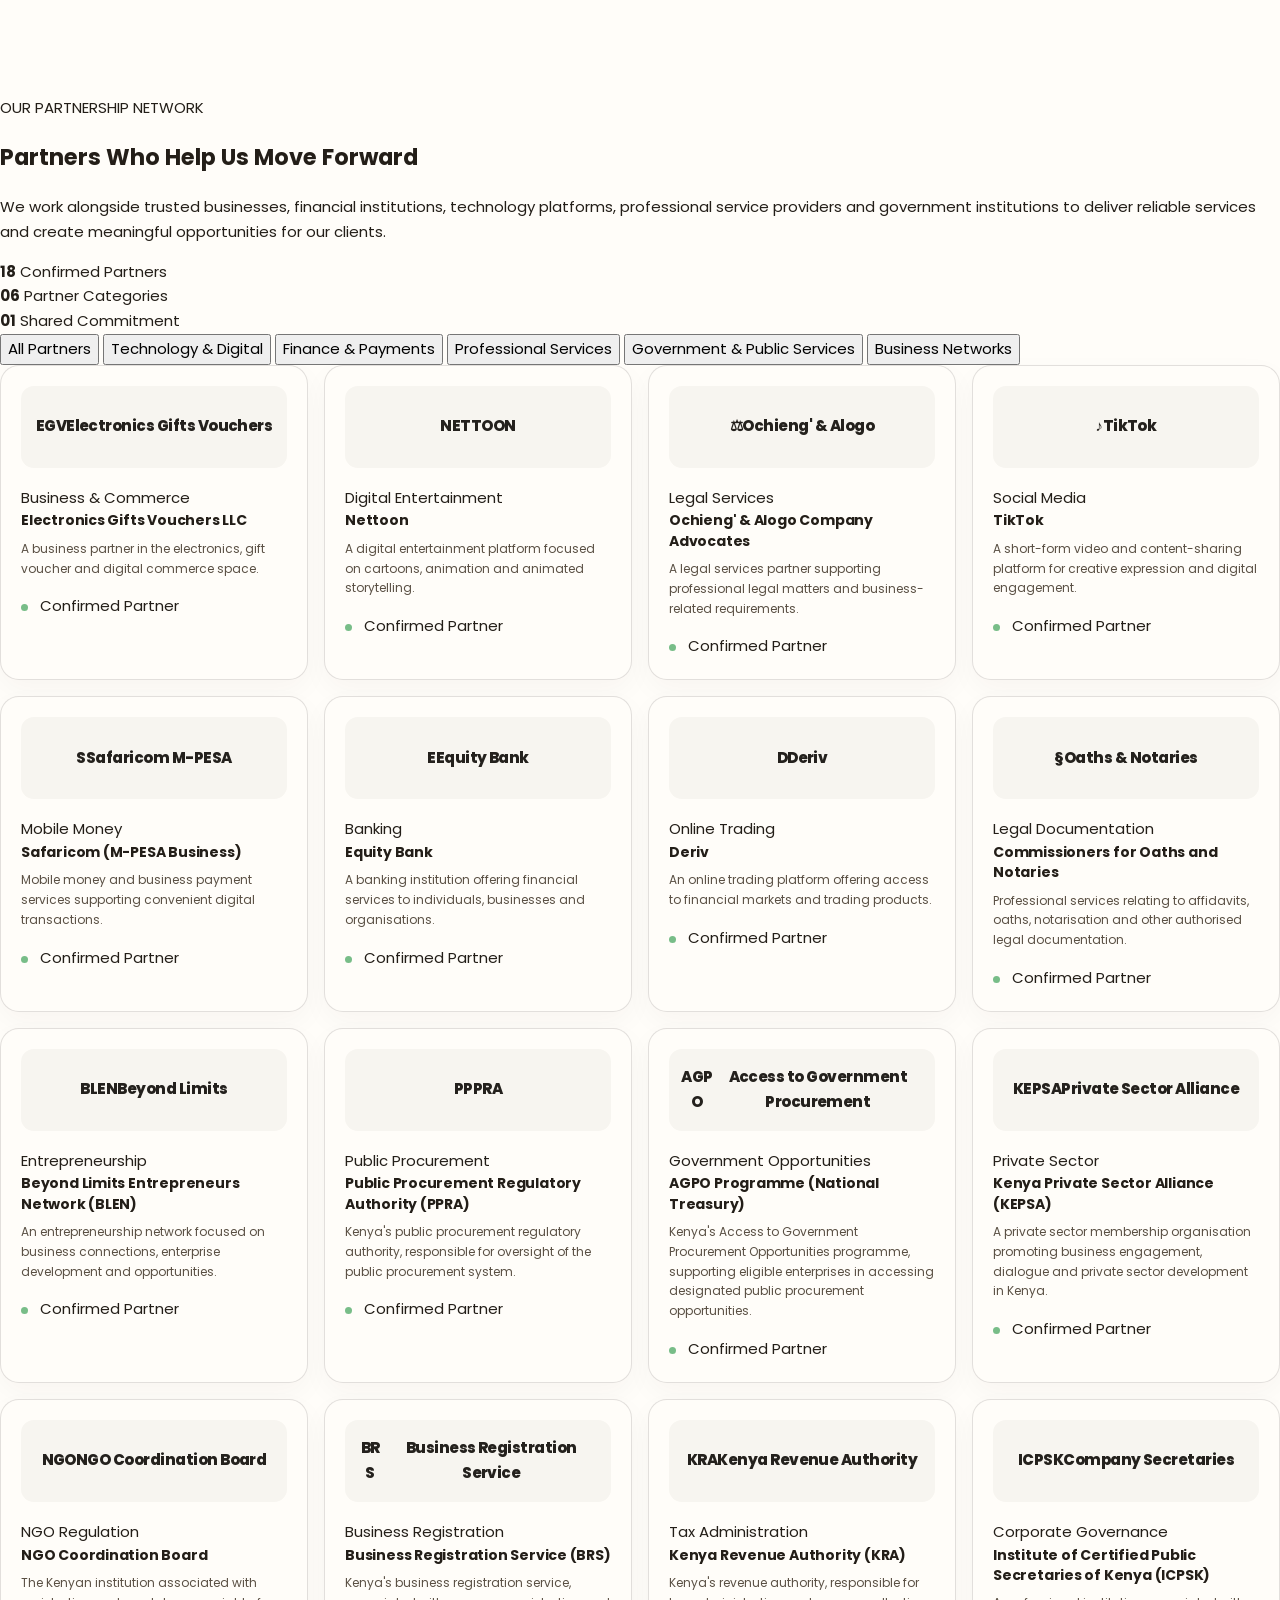
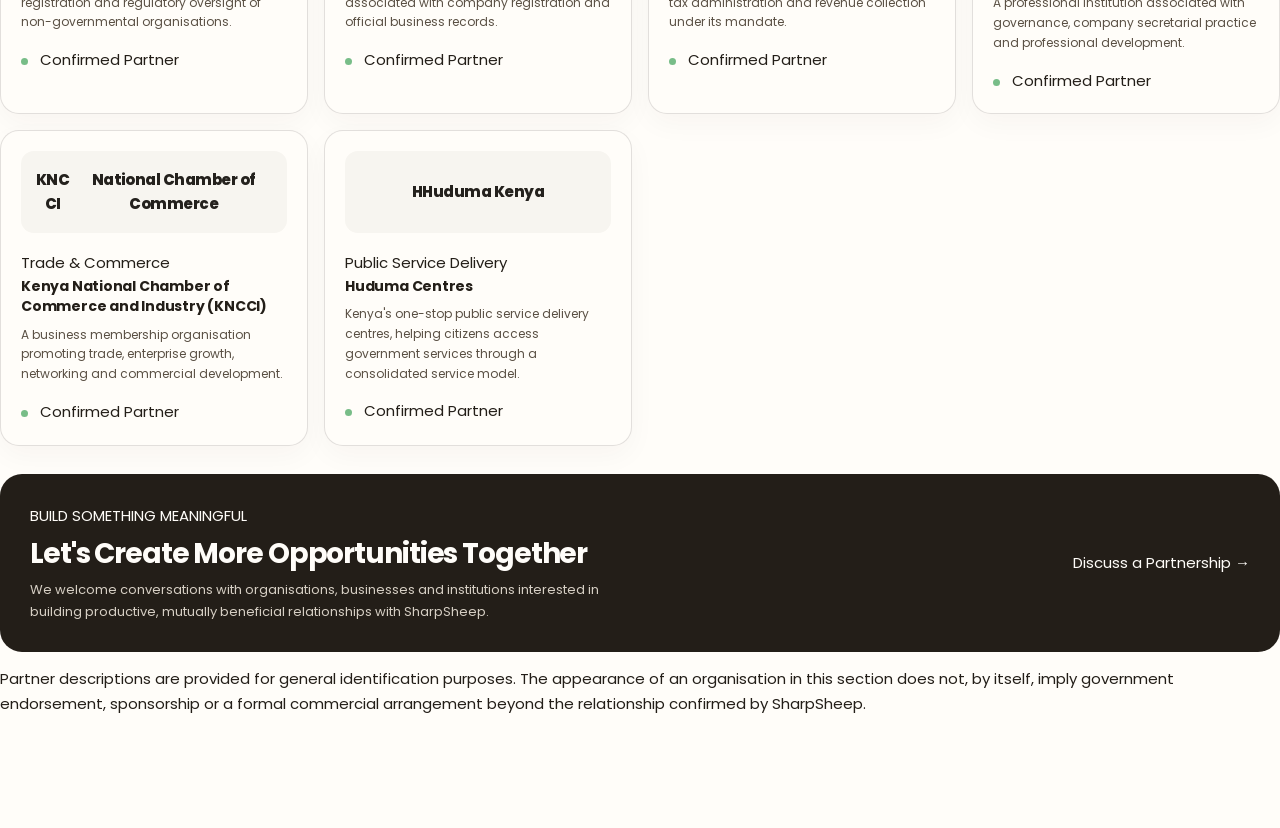
<file: partners.html>
<!doctype html>
<html lang="en">
    <head>
        <meta charset="utf-8">
        <meta name="viewport" content="width=device-width, initial-scale=1">
        <meta name="theme-color" content="#751a34">
        <meta name="description" content="Practical business documentation and digital services in Kenya. Sharpsheep Digital Consultancy helps businesses prepare, register, write and grow. Start with WhatsApp.">
        <meta property="og:type" content="website">
        <meta property="og:title" content="Sharpsheep Digital Consultancy | Clear advice. Stronger business.">
        <meta property="og:description" content="Company registration, business documentation, policies, proposals, tenders and digital services in Kenya.">
        <meta property="og:url" content="https://sharpsheepdigital.co.ke/">
        <title>Sharpsheep Digital Consultancy | Clear advice. Stronger business.</title>
        <link rel="preconnect" href="https://fonts.googleapis.com">
        <link rel="preconnect" href="https://fonts.gstatic.com" crossorigin>
        <link href="https://fonts.googleapis.com/css2?family=Poppins:wght@400;500;600;700;800&display=swap" rel="stylesheet">
        <link rel="stylesheet" href="styles.css">
        <script type="application/ld+json">
        </script>
<section class="partners-section" id="partners">

    <div class="partners-container">

        <!-- Section Header -->
        <header class="partners-header">
            <span class="partners-eyebrow">
                OUR PARTNERSHIP NETWORK
            </span>

            <h2>
                Partners Who Help Us
                <span>Move Forward</span>
            </h2>

            <p>
                We work alongside trusted businesses, financial
                institutions, technology platforms, professional
                service providers and government institutions to
                deliver reliable services and create meaningful
                opportunities for our clients.
            </p>

            <div class="partners-stats">
                <div class="partner-stat">
                    <strong>18</strong>
                    <span>Confirmed Partners</span>
                </div>

                <div class="partner-stat-divider"></div>

                <div class="partner-stat">
                    <strong>06</strong>
                    <span>Partner Categories</span>
                </div>

                <div class="partner-stat-divider"></div>

                <div class="partner-stat">
                    <strong>01</strong>
                    <span>Shared Commitment</span>
                </div>
            </div>
        </header>

        <!-- Category Navigation -->
        <nav class="partners-filter" aria-label="Filter partners">
            <button class="partner-filter-btn active"
                    data-filter="all">
                All Partners
            </button>

            <button class="partner-filter-btn"
                    data-filter="technology">
                Technology & Digital
            </button>

            <button class="partner-filter-btn"
                    data-filter="finance">
                Finance & Payments
            </button>

            <button class="partner-filter-btn"
                    data-filter="professional">
                Professional Services
            </button>

            <button class="partner-filter-btn"
                    data-filter="government">
                Government & Public Services
            </button>

            <button class="partner-filter-btn"
                    data-filter="business">
                Business Networks
            </button>
        </nav>

        <!-- Partners Grid -->
        <div class="partners-grid">

            <!-- 1. Electronics Gifts Vouchers LLC -->
            <article class="partner-card"
                     data-category="business">

                <div class="partner-logo logo-egv">
                    <span class="logo-monogram">EGV</span>
                    <span class="logo-fallback-name">
                        Electronics Gifts Vouchers
                    </span>
                </div>

                <div class="partner-card-content">
                    <span class="partner-category">
                        Business & Commerce
                    </span>

                    <h3>Electronics Gifts Vouchers LLC</h3>

                    <p>
                        A business partner in the electronics,
                        gift voucher and digital commerce space.
                    </p>
                </div>

                <div class="partner-card-footer">
                    <span class="partner-status">
                        <span class="status-dot"></span>
                        Confirmed Partner
                    </span>
                </div>
            </article>

            <!-- 2. Nettoon -->
            <article class="partner-card"
                     data-category="technology">

                <div class="partner-logo logo-nettoon">
                    <span class="nettoon-net">NET</span><span
                    class="nettoon-toon">TOON</span>
                </div>

                <div class="partner-card-content">
                    <span class="partner-category">
                        Digital Entertainment
                    </span>

                    <h3>Nettoon</h3>

                    <p>
                        A digital entertainment platform focused
                        on cartoons, animation and animated
                        storytelling.
                    </p>
                </div>

                <div class="partner-card-footer">
                    <span class="partner-status">
                        <span class="status-dot"></span>
                        Confirmed Partner
                    </span>
                </div>
            </article>

            <!-- 3. Ochieng' & Alogo -->
            <article class="partner-card"
                     data-category="professional">

                <div class="partner-logo logo-legal">
                    <span class="legal-emblem">⚖</span>
                    <span class="logo-fallback-name">
                        Ochieng' & Alogo
                    </span>
                </div>

                <div class="partner-card-content">
                    <span class="partner-category">
                        Legal Services
                    </span>

                    <h3>Ochieng' & Alogo Company Advocates</h3>

                    <p>
                        A legal services partner supporting
                        professional legal matters and
                        business-related requirements.
                    </p>
                </div>

                <div class="partner-card-footer">
                    <span class="partner-status">
                        <span class="status-dot"></span>
                        Confirmed Partner
                    </span>
                </div>
            </article>

            <!-- 4. TikTok -->
            <article class="partner-card"
                     data-category="technology">

                <div class="partner-logo logo-tiktok">
                    <span class="tiktok-symbol">♪</span>
                    <span class="logo-fallback-name">TikTok</span>
                </div>

                <div class="partner-card-content">
                    <span class="partner-category">
                        Social Media
                    </span>

                    <h3>TikTok</h3>

                    <p>
                        A short-form video and content-sharing
                        platform for creative expression and
                        digital engagement.
                    </p>
                </div>

                <div class="partner-card-footer">
                    <span class="partner-status">
                        <span class="status-dot"></span>
                        Confirmed Partner
                    </span>
                </div>
            </article>

            <!-- 5. Safaricom M-PESA -->
            <article class="partner-card"
                     data-category="finance">

                <div class="partner-logo logo-safaricom">
                    <span class="safaricom-symbol">S</span>
                    <span class="logo-fallback-name">
                        Safaricom M-PESA
                    </span>
                </div>

                <div class="partner-card-content">
                    <span class="partner-category">
                        Mobile Money
                    </span>

                    <h3>Safaricom (M-PESA Business)</h3>

                    <p>
                        Mobile money and business payment
                        services supporting convenient
                        digital transactions.
                    </p>
                </div>

                <div class="partner-card-footer">
                    <span class="partner-status">
                        <span class="status-dot"></span>
                        Confirmed Partner
                    </span>
                </div>
            </article>

            <!-- 6. Equity Bank -->
            <article class="partner-card"
                     data-category="finance">

                <div class="partner-logo logo-equity">
                    <span class="equity-symbol">E</span>
                    <span class="logo-fallback-name">
                        Equity Bank
                    </span>
                </div>

                <div class="partner-card-content">
                    <span class="partner-category">
                        Banking
                    </span>

                    <h3>Equity Bank</h3>

                    <p>
                        A banking institution offering financial
                        services to individuals, businesses
                        and organisations.
                    </p>
                </div>

                <div class="partner-card-footer">
                    <span class="partner-status">
                        <span class="status-dot"></span>
                        Confirmed Partner
                    </span>
                </div>
            </article>

            <!-- 7. Deriv -->
            <article class="partner-card"
                     data-category="finance">

                <div class="partner-logo logo-deriv">
                    <span class="deriv-symbol">D</span>
                    <span class="logo-fallback-name">Deriv</span>
                </div>

                <div class="partner-card-content">
                    <span class="partner-category">
                        Online Trading
                    </span>

                    <h3>Deriv</h3>

                    <p>
                        An online trading platform offering
                        access to financial markets and
                        trading products.
                    </p>
                </div>

                <div class="partner-card-footer">
                    <span class="partner-status">
                        <span class="status-dot"></span>
                        Confirmed Partner
                    </span>
                </div>
            </article>

            <!-- 8. Commissioners for Oaths and Notaries -->
            <article class="partner-card"
                     data-category="professional">

                <div class="partner-logo logo-oaths">
                    <span class="oaths-symbol">§</span>
                    <span class="logo-fallback-name">
                        Oaths & Notaries
                    </span>
                </div>

                <div class="partner-card-content">
                    <span class="partner-category">
                        Legal Documentation
                    </span>

                    <h3>Commissioners for Oaths and Notaries</h3>

                    <p>
                        Professional services relating to
                        affidavits, oaths, notarisation and
                        other authorised legal documentation.
                    </p>
                </div>

                <div class="partner-card-footer">
                    <span class="partner-status">
                        <span class="status-dot"></span>
                        Confirmed Partner
                    </span>
                </div>
            </article>

            <!-- 9. BLEN -->
            <article class="partner-card"
                     data-category="business">

                <div class="partner-logo logo-blen">
                    <span class="blen-symbol">BLEN</span>
                    <span class="logo-fallback-name">
                        Beyond Limits
                    </span>
                </div>

                <div class="partner-card-content">
                    <span class="partner-category">
                        Entrepreneurship
                    </span>

                    <h3>Beyond Limits Entrepreneurs Network (BLEN)</h3>

                    <p>
                        An entrepreneurship network focused on
                        business connections, enterprise
                        development and opportunities.
                    </p>
                </div>

                <div class="partner-card-footer">
                    <span class="partner-status">
                        <span class="status-dot"></span>
                        Confirmed Partner
                    </span>
                </div>
            </article>

            <!-- 10. PPRA -->
            <article class="partner-card"
                     data-category="government">

                <div class="partner-logo logo-ppra">
                    <span class="government-emblem">P</span>
                    <span class="logo-fallback-name">PPRA</span>
                </div>

                <div class="partner-card-content">
                    <span class="partner-category">
                        Public Procurement
                    </span>

                    <h3>Public Procurement Regulatory Authority (PPRA)</h3>

                    <p>
                        Kenya's public procurement regulatory
                        authority, responsible for oversight
                        of the public procurement system.
                    </p>
                </div>

                <div class="partner-card-footer">
                    <span class="partner-status">
                        <span class="status-dot"></span>
                        Confirmed Partner
                    </span>
                </div>
            </article>

            <!-- 11. AGPO -->
            <article class="partner-card"
                     data-category="government">

                <div class="partner-logo logo-agpo">
                    <span class="agpo-symbol">AGPO</span>
                    <span class="logo-fallback-name">
                        Access to Government Procurement
                    </span>
                </div>

                <div class="partner-card-content">
                    <span class="partner-category">
                        Government Opportunities
                    </span>

                    <h3>AGPO Programme (National Treasury)</h3>

                    <p>
                        Kenya's Access to Government Procurement
                        Opportunities programme, supporting
                        eligible enterprises in accessing
                        designated public procurement opportunities.
                    </p>
                </div>

                <div class="partner-card-footer">
                    <span class="partner-status">
                        <span class="status-dot"></span>
                        Confirmed Partner
                    </span>
                </div>
            </article>

            <!-- 12. KEPSA -->
            <article class="partner-card"
                     data-category="business">

                <div class="partner-logo logo-kepsa">
                    <span class="kepsa-symbol">KEPSA</span>
                    <span class="logo-fallback-name">
                        Private Sector Alliance
                    </span>
                </div>

                <div class="partner-card-content">
                    <span class="partner-category">
                        Private Sector
                    </span>

                    <h3>Kenya Private Sector Alliance (KEPSA)</h3>

                    <p>
                        A private sector membership organisation
                        promoting business engagement, dialogue
                        and private sector development in Kenya.
                    </p>
                </div>

                <div class="partner-card-footer">
                    <span class="partner-status">
                        <span class="status-dot"></span>
                        Confirmed Partner
                    </span>
                </div>
            </article>

            <!-- 13. NGO Coordination Board -->
            <article class="partner-card"
                     data-category="government">

                <div class="partner-logo logo-ngo">
                    <span class="government-emblem">NGO</span>
                    <span class="logo-fallback-name">
                        NGO Coordination Board
                    </span>
                </div>

                <div class="partner-card-content">
                    <span class="partner-category">
                        NGO Regulation
                    </span>

                    <h3>NGO Coordination Board</h3>

                    <p>
                        The Kenyan institution associated with
                        registration and regulatory oversight
                        of non-governmental organisations.
                    </p>
                </div>

                <div class="partner-card-footer">
                    <span class="partner-status">
                        <span class="status-dot"></span>
                        Confirmed Partner
                    </span>
                </div>
            </article>

            <!-- 14. BRS -->
            <article class="partner-card"
                     data-category="government">

                <div class="partner-logo logo-brs">
                    <span class="brs-symbol">BRS</span>
                    <span class="logo-fallback-name">
                        Business Registration Service
                    </span>
                </div>

                <div class="partner-card-content">
                    <span class="partner-category">
                        Business Registration
                    </span>

                    <h3>Business Registration Service (BRS)</h3>

                    <p>
                        Kenya's business registration service,
                        associated with company registration
                        and official business records.
                    </p>
                </div>

                <div class="partner-card-footer">
                    <span class="partner-status">
                        <span class="status-dot"></span>
                        Confirmed Partner
                    </span>
                </div>
            </article>

            <!-- 15. KRA -->
            <article class="partner-card"
                     data-category="government">

                <div class="partner-logo logo-kra">
                    <span class="kra-symbol">KRA</span>
                    <span class="logo-fallback-name">
                        Kenya Revenue Authority
                    </span>
                </div>

                <div class="partner-card-content">
                    <span class="partner-category">
                        Tax Administration
                    </span>

                    <h3>Kenya Revenue Authority (KRA)</h3>

                    <p>
                        Kenya's revenue authority, responsible
                        for tax administration and revenue
                        collection under its mandate.
                    </p>
                </div>

                <div class="partner-card-footer">
                    <span class="partner-status">
                        <span class="status-dot"></span>
                        Confirmed Partner
                    </span>
                </div>
            </article>

            <!-- 16. ICPSK -->
            <article class="partner-card"
                     data-category="professional">

                <div class="partner-logo logo-icpsk">
                    <span class="icpsk-symbol">ICPSK</span>
                    <span class="logo-fallback-name">
                        Company Secretaries
                    </span>
                </div>

                <div class="partner-card-content">
                    <span class="partner-category">
                        Corporate Governance
                    </span>

                    <h3>Institute of Certified Public Secretaries of Kenya (ICPSK)</h3>

                    <p>
                        A professional institution associated
                        with governance, company secretarial
                        practice and professional development.
                    </p>
                </div>

                <div class="partner-card-footer">
                    <span class="status-dot"></span>
                    <span class="partner-status-text">
                        Confirmed Partner
                    </span>
                </div>
            </article>

            <!-- 17. KNCCI -->
            <article class="partner-card"
                     data-category="business">

                <div class="partner-logo logo-kncci">
                    <span class="kncci-symbol">KNCCI</span>
                    <span class="logo-fallback-name">
                        National Chamber of Commerce
                    </span>
                </div>

                <div class="partner-card-content">
                    <span class="partner-category">
                        Trade & Commerce
                    </span>

                    <h3>Kenya National Chamber of Commerce and Industry (KNCCI)</h3>

                    <p>
                        A business membership organisation
                        promoting trade, enterprise growth,
                        networking and commercial development.
                    </p>
                </div>

                <div class="partner-card-footer">
                    <span class="status-dot"></span>
                    <span class="partner-status-text">
                        Confirmed Partner
                    </span>
                </div>
            </article>

            <!-- 18. Huduma Centres -->
            <article class="partner-card"
                     data-category="government">

                <div class="partner-logo logo-huduma">
                    <span class="huduma-symbol">H</span>
                    <span class="logo-fallback-name">
                        Huduma Kenya
                    </span>
                </div>

                <div class="partner-card-content">
                    <span class="partner-category">
                        Public Service Delivery
                    </span>

                    <h3>Huduma Centres</h3>

                    <p>
                        Kenya's one-stop public service delivery
                        centres, helping citizens access
                        government services through a
                        consolidated service model.
                    </p>
                </div>

                <div class="partner-card-footer">
                    <span class="status-dot"></span>
                    <span class="partner-status-text">
                        Confirmed Partner
                    </span>
                </div>
            </article>

        </div>

        <!-- Partnership Call to Action -->
        <div class="partners-cta">
            <div class="partners-cta-content">
                <span class="cta-eyebrow">
                    BUILD SOMETHING MEANINGFUL
                </span>

                <h3>Let's Create More Opportunities Together</h3>

                <p>
                    We welcome conversations with organisations,
                    businesses and institutions interested in
                    building productive, mutually beneficial
                    relationships with SharpSheep.
                </p>
            </div>

            <a href="contact.html" class="partners-cta-button">
                Discuss a Partnership
                <span aria-hidden="true">→</span>
            </a>
        </div>

        <p class="partners-disclaimer">
            Partner descriptions are provided for general
            identification purposes. The appearance of an
            organisation in this section does not, by itself,
            imply government endorsement, sponsorship or a
            formal commercial arrangement beyond the relationship
            confirmed by SharpSheep.
        </p>

    </div>
</section>
</file>
<file: styles.css>
@import url('https://fonts.googleapis.com/css2?family=Poppins:wght@400;500;600;700;800&display=swap');

:root {
  --cream: #F9EEDF;
  --cream-2: #F3E6D2;
  --ink: #231E18;
  --soft: #5A5044;
  --red: #E0442E;
  --yellow: #D99A1E;
  --blue: #2579C4;
  --maroon: red;
  --light-blue: #A8CEE3;
  --white: #fffdf9;
  --line: rgba(35,30,24,.13);
  --shadow: 0 24px 60px rgba(57,34,24,.09);
  --radius: 22px;
}

* {
  box-sizing: border-box;
}

html {
  scroll-behavior: smooth;
  scroll-padding-top: 90px;
}

body {
  margin: 0;
  background: var(--cream);
  color: var(--ink);
  font-family: 'Poppins',sans-serif;
  font-size: 15px;
  line-height: 1.65;
  -webkit-font-smoothing: antialiased;
}


/* Service-card images: replace each image's src URL to customize its photograph.
       For local images, use paths such as assets/services/company-registration.jpg. */
            #services .service-card {
                overflow: hidden;
                padding: 0 0 1.25rem;
            }

            #services .service-card > .service-image {
                position: relative;
                width: 100%;
                height: 178px;
                overflow: hidden;
                background: linear-gradient(135deg, #f9d7a5, #f5a3a9 52%, #b8d7ee);
                margin-bottom: 1.1rem;
            }

            #services .service-card > .service-image img {
                display: block;
                width: 100%;
                height: 100%;
                object-fit: cover;
                transition: transform .45s ease;
            }

            #services .service-card:hover > .service-image img {
                transform: scale(1.045);
            }

            #services .service-card > .service-image .service-image-shade {
                position: absolute;
                inset: 45% 0 0;
                background: linear-gradient(transparent, rgba(18, 24, 38, .24));
                pointer-events: none;
            }

            #services .service-card > .service-card-top, #services .service-card > h3, #services .service-card > p, #services .service-card > .service-bottom {
                margin-left: 1.25rem;
                margin-right: 1.25rem;
            }

            #services .service-card > .service-card-top {
                margin-bottom: .85rem;
            }

            #services .service-card > h3 {
                margin-top: 0;
            }

            #services .service-card > p {
                margin-bottom: 1.1rem;
            }

            #services .service-card > .service-bottom {
                margin-top: auto;
            }

            @media (max-width: 600px) {
                #services .service-card > .service-image {
                    height: 165px;
                }
            }

            @media (prefers-reduced-motion: reduce) {
                #services .service-card > .service-image img {
                    transition: none;
                }
            }

a {
  color: inherit;
  text-decoration: none;
}

button,input {
  font: inherit;
}

button {
  cursor: pointer;
}

img {
  max-width: 100%;
}

.container {
  width: min(1160px,calc(100% - 48px));
  margin-inline: auto;
}

.skip-link {
  position: absolute;
  top: -60px;
  left: 16px;
  background: var(--ink);
  color: white;
  padding: 10px 14px;
  z-index: 999;
}

.skip-link:focus {
  top: 12px;
}

.announcement {
  background: transparent;
  color: #fff7e9;
  font-size: 11px;
  letter-spacing: .02em;
}

.announcement-inner {
  min-height: 38px;
  display: flex;
  align-items: center;
  justify-content: space-between;
  gap: 18px;
}

.announcement a {
  color: #f4d89c;
}

.status-dot {
  display: inline-block;
  width: 7px;
  height: 7px;
  background: #78bd88;
  border-radius: 50%;
  margin-right: 8px;
}

.site-header {
  position: sticky;
  top: 0;
  z-index: 50;
  background: rgba(249,238,223,.94);
  backdrop-filter: blur(16px);
  border-bottom: 1px solid rgba(35,30,24,.07);
}

.nav-wrap {
  height: 82px;
  display: flex;
  align-items: center;
  justify-content: space-between;
}



.brand {
    display: inline-flex;
    align-items: center;
    justify-content: flex-start;
    gap: 10px; /* Space between logo and brand text */
    flex-shrink: 0;
    text-decoration: none;
    line-height: 1.15;
}

.brand-logo {
    display: block;
    width: 65px;
    height: 58px;
    object-fit: contain;
    object-position: center;
    flex-shrink: 0;
}

/* Brand name and tagline */
.brand-copy {
    display: flex;
    flex-direction: column;
    justify-content: center;
    line-height: 1.2;
    margin: 0;
    padding: 0;
    background: transparent;
    white-space: nowrap;
}

.brand-copy strong {
    font-size: 13px;
    letter-spacing: .105em;
    font-weight: 800;
    color: var(--ink);
}

.brand-copy small {
    font-size: 8px;
    letter-spacing: .12em;
    color: var(--soft);
    margin-top: 4px;
}

/* Tablets */
@media (max-width: 768px) {
    .brand {
        gap: 7px;
    }

    .brand-logo {
        width: 53px;
        height: 48px;
    }

    .brand-copy strong {
        font-size: 11px;
    }

    .brand-copy small {
        font-size: 7px;
        letter-spacing: .08em;
    }
}

/* Mobile phones */
@media (max-width: 480px) {
    .brand {
        gap: 5px;
    }

    .brand-logo {
        width: 43px;
        height: 42px;
    }

    .brand-copy strong {
        font-size: 10px;
        letter-spacing: .06em;
    }

    .brand-copy small {
        font-size: 6px;
        letter-spacing: .05em;
        margin-top: 3px;
    }
}

/* Tablets */
@media (max-width: 768px) {
    .brand-logo {
        width: 175px;
        height: 52px;
    }
}

/* Mobile phones */
@media (max-width: 480px) {
    .brand-logo {
        width: 145px;
        height: 46px;
    }
}

.brand-mark {
  width: 43px;
  height: 43px;
  position: relative;
  display: grid;
  place-items: center;
  border-radius: 12px;
  background: var(--white);
  box-shadow: 0 4px 12px rgba(35,30,24,.08);
  font-weight: 800;
  font-size: 17px;
  letter-spacing: -.1em;
}

.brand-mark b {
  color: var(--red);
  position: absolute;
  left: 7px;
  top: 6px;
}

.brand-mark i {
  color: var(--yellow);
  font-style: normal;
  position: absolute;
  left: 16px;
  top: 11px;
}

.brand-mark em {
  color: var(--blue);
  font-style: normal;
  position: absolute;
  left: 25px;
  top: 16px;
}

.brand-copy {
  display: flex;
  flex-direction: column;
  line-height: 1.15;
    background: transparent;
    margin-right: 1rem;
}

.brand-copy strong {
  font-size: 13px;
  letter-spacing: .105em;
  font-weight: 800;
  color: #16161A;

}

html[data-theme="dark"] .brand-copy strong{

   color: transparent;
}


.brand-copy small {
  font-size: 8px;
  letter-spacing: .16em;
  color: #E10600;
  margin-top: 5px;
}

html[data-theme="dark"] .brand-copy small{

   color: green;
}

.primary-nav {
  display: flex;
  align-items: center;
  gap: 31px;
  font-size: 12px;
  font-weight: 600;
}

.primary-nav>a:not(.nav-cta) {
  color: #54493d;
  transition: color .2s;
}

.primary-nav>a:hover {
  color: var(--maroon);
}

.nav-cta {
  background: var(--maroon);
  color: white;
  border-radius: 100px;
  padding: 12px 18px;
  box-shadow: 0 7px 15px rgba(117,26,52,.15);
}

.nav-cta span {
  padding-left: 12px;
}

.menu-toggle {
  display: none;
  border: 0;
  background: transparent;
  width: 44px;
  height: 44px;
}

.menu-toggle span {
  display: block;
  width: 22px;
  height: 2px;
  background: var(--ink);
  margin: 6px auto;
}

.hero {
  position: relative;
  overflow: hidden;
  padding: 82px 0 0;
  background: radial-gradient(ellipse at 79% 22%,rgba(217,154,30,.12),transparent 32%),linear-gradient(120deg,var(--cream) 0%,#fbf1e3 68%,#f4e5d1 100%);
}

.hero-grid {
  display: grid;
  grid-template-columns: 1.05fr .95fr;
  align-items: center;
  gap: 38px;
  position: relative;
  z-index: 1;
}

.eyebrow {
  font-size: 10px;
  font-weight: 700;
  letter-spacing: .16em;
  color: var(--maroon);
  display: flex;
  align-items: center;
  gap: 10px;
  
}

.eyebrow-line {
  width: 24px;
  height: 2px;
  background: var(--red);
  display: inline-block;
}

.hero h1 {
  font-size: clamp(42px,5.3vw,70px);
  letter-spacing: -.065em;
  line-height: 1.08;
  margin: 22px 0 22px;
  font-weight: 700;
}

.hero h1 span,.section-heading h2 span,.approach-copy h2 span,.director-copy h2 span,.reviews-inner h2 span,.faq-intro h2 span,.contact-grid h2 span {
  color: var(--maroon);
}

.hero-intro {
  font-size: 15px;
  line-height: 1.9;
  color: var(--soft);
  max-width: 510px;
}

.hero-actions {
  display: flex;
  align-items: center;
  gap: 12px;
  flex-wrap: wrap;
  margin-top: 28px;
}


/* Hero image container */
.hero-visual {
    position: relative;
    width: 100%;
    min-width: 0;
    display: flex;
    align-items: center;
    justify-content: center;
    isolation: isolate;
}

/* Decorative background behind the image */
.visual-backdrop {
  display: none;
    position: absolute;
    inset: 8% 4%;
    background: linear-gradient(
        135deg,
        rgba(255, 218, 170, 0.65),
        rgba(235, 185, 145, 0.2)
    );
    border-radius: 30px;
    z-index: -1;
}

/* Image wrapper */
.hero-image-wrap {
    width: 100%;
    max-width: 540px;
    overflow: hidden;
    border-radius: 24px;
}

/* Actual image */
.hero-image {
    display: block;
    width: 100%;
    height: auto;
    max-height: 540px;
    object-fit: contain;
    object-position: center;
    border-radius: inherit;
}

/* Floating information card */
.floating-label {
    position: absolute;
    z-index: 2;
}

/* Desktop */
@media (min-width: 1024px) {
    .hero-image-wrap {
        max-width: 500px;
    }

    .hero-image {
        max-height: 480px;
    }
}

/* Tablet */
@media (max-width: 768px) {
    .hero-visual {
        margin-top: 24px;
    }

    .hero-image-wrap {
        max-width: 520px;
    }

    .hero-image {
        max-height: 420px;
    }
}

/* Mobile */
@media (max-width: 480px) {
    .hero-image-wrap {
        max-width: 100%;
        border-radius: 18px;
    }

    .hero-image {
        max-height: 340px;
    }
}


.button {
  border: 0;
  display: inline-flex;
  align-items: center;
  justify-content: center;
  gap: 20px;
  padding: 15px 20px;
  border-radius: 100px;
  font-size: 12px;
  font-weight: 600;
  transition: transform .2s,box-shadow .2s,background .2s;
}

.button:hover {
  transform: translateY(-2px);
}

.button-primary {
  background: var(--maroon);
  color: white;
  box-shadow: 0 10px 24px rgba(117,26,52,.16);
}

.button-primary:hover {
  background: #5d1328;
  box-shadow: 0 14px 26px rgba(117,26,52,.22);
}

.button-quiet {
  background: rgba(255,253,249,.65);
  border: 1px solid var(--line);
}

.phone-icon {
  font-size: 19px;
}

.hero-meta {
  display: flex;
  align-items: center;
  gap: 8px;
  color: var(--soft);
  font-size: 11px;
  margin-top: 28px;
}

.meta-pin {
  font-size: 17px;
  color: var(--maroon);
}

.meta-separator {
  height: 4px;
  width: 4px;
  border-radius: 50%;
  background: var(--yellow);
  margin: 0 5px;
}

.hero-visual {
  min-height: 435px;
  position: relative;
  display: grid;
  place-items: center;
}

.visual-backdrop {
  position: absolute;
  width: 370px;
  height: 370px;
  border-radius: 48% 52% 43% 57%;
  background: linear-gradient(145deg,#efd9b8,#f6e9d5);
  transform: rotate(-13deg);
}

.document-card {
  width: 275px;
  min-height: 340px;
  background: var(--white);
  border: 1px solid rgba(255,255,255,.9);
  border-radius: 5px;
  padding: 23px 24px 16px;
  position: relative;
  z-index: 2;
  box-shadow: 0 28px 70px rgba(71,39,26,.19);
  transform: rotate(5deg);
}

.doc-top {
  display: flex;
  justify-content: space-between;
  align-items: center;
  border-bottom: 1px solid var(--line);
  padding-bottom: 17px;
}

.doc-logo {
  font-weight: 800;
  letter-spacing: -.08em;
  font-size: 19px;
  color: var(--red);
}

.doc-dots {
  letter-spacing: 3px;
  color: #c7bba8;
}

.doc-kicker {
  font-size: 8px;
  font-weight: 700;
  letter-spacing: .19em;
  color: var(--soft);
  margin-top: 25px;
}

.doc-title {
  font-size: 34px;
  line-height: 1.14;
  font-weight: 700;
  letter-spacing: -.06em;
  margin: 10px 0 20px;
}

.doc-title span {
  color: var(--maroon);
}

.doc-line {
  height: 5px;
  background: #eee3d4;
  width: 73%;
  border-radius: 9px;
  margin-top: 9px;
}

.doc-line.wide {
  width: 100%;
}

.doc-line.short {
  width: 45%;
}

.doc-stamp {
  position: absolute;
  right: 22px;
  bottom: 61px;
  width: 78px;
  height: 78px;
  border: 1.5px solid rgba(224,68,46,.7);
  border-radius: 50%;
  display: flex;
  align-items: center;
  justify-content: center;
  flex-direction: column;
  color: var(--red);
  transform: rotate(-15deg);
}

.doc-stamp span {
  font-size: 20px;
  font-weight: 800;
  letter-spacing: -.1em;
}

.doc-stamp small {
  font-size: 5px;
  letter-spacing: .1em;
}

.doc-footer {
  position: absolute;
  bottom: 0;
  left: 24px;
  right: 24px;
  height: 40px;
  border-top: 1px solid var(--line);
  display: flex;
  align-items: center;
  justify-content: space-between;
  font-size: 7px;
  letter-spacing: .1em;
  color: var(--soft);
}

.floating-label {
  position: absolute;
  z-index: 3;
  background: var(--white);
  box-shadow: 0 12px 30px rgba(71,39,26,.12);
  border: 1px solid rgba(35,30,24,.05);
  padding: 13px 15px;
  border-radius: 13px;
  display: flex;
  align-items: center;
  gap: 10px;
}

.floating-label b,.floating-label small {
  display: block;
}

.floating-label b {
  font-size: 10px;
}

.floating-label small {
  font-size: 8px;
  color: var(--soft);
  margin-top: 3px;
}

.label-top {
  top: 46px;
  right: -1px;
}

.label-bottom {
  bottom: 38px;
  left: 2px;
}

.mini-check {
  width: 27px;
  height: 27px;
  border-radius: 9px;
  display: grid;
  place-items: center;
  background: #e3f1df;
  color: #307444;
  font-weight: 800;
}

.label-icon {
  font-size: 21px;
  color: var(--yellow);
}

.visual-spark {
  position: absolute;
  font-size: 28px;
  color: var(--red);
}

.spark-one {
  left: 13%;
  top: 75px;
}

.spark-two {
  right: 10%;
  bottom: 74px;
  color: var(--blue);
}

.hero-orb {
  position: absolute;
  border: 1px solid rgba(117,26,52,.08);
  border-radius: 50%;
}

.orb-one {
  width: 500px;
  height: 500px;
  right: -320px;
  top: -270px;
}

.orb-two {
  width: 280px;
  height: 280px;
  left: -220px;
  bottom: 50px;
}

.trust-strip {
  position: relative;
  z-index: 2;
  display: grid;
  grid-template-columns: repeat(3,1fr);
  border-top: 1px solid rgba(35,30,24,.12);
  margin-top: 58px;
  padding: 23px 0 25px;
  gap: 25px;
}

.trust-item {
  display: flex;
  align-items: center;
  gap: 13px;
}

.trust-icon {
  width: 38px;
  height: 38px;
  display: grid;
  place-items: center;
  background: #f6d9cf;
  color: var(--red);
  font-size: 11px;
  font-weight: 700;
  border-radius: 12px;
}

.trust-yellow {
  background: #f6e7c5;
  color: #a36c00;
}

.trust-blue {
  background: #dcebf4;
  color: #2579c4;
}

.trust-item b,.trust-item small {
  display: block;
}

.trust-item b {
  font-size: 11px;
}

.trust-item small {
  font-size: 10px;
  color: var(--soft);
  margin-top: 3px;
}

.section {
  padding: 100px 0;
}

.services-section {
  background: var(--white);
}

.section-heading {
  display: flex;
  align-items: flex-end;
  justify-content: space-between;
  gap: 30px;
  margin-bottom: 36px;
}

.section-heading h2,.approach-copy h2,.director-copy h2,.reviews-inner h2,.faq-intro h2,.contact-grid h2 {
  font-size: clamp(31px,3.8vw,48px);
  letter-spacing: -.06em;
  line-height: 1.17;
  margin: 15px 0 0;
}

.section-heading>p {
  max-width: 390px;
  color: var(--soft);
  font-size: 12px;
  line-height: 1.9;
  margin: 0 0 4px;
}

.service-tools {
  display: flex;
  justify-content: space-between;
  align-items: center;
  gap: 18px;
  margin-bottom: 24px;
}

.filter-tabs {
  display: flex;
  gap: 7px;
  flex-wrap: wrap;
}

.filter-tab {
  border: 1px solid var(--line);
  background: transparent;
  border-radius: 100px;
  padding: 9px 13px;
  color: var(--soft);
  font-size: 10px;
  font-weight: 600;
  white-space: nowrap;
}

.filter-tab.active,.filter-tab:hover {
  background: var(--ink);
  border-color: var(--ink);
  color: white;
}

.filter-tab span {
  opacity: .7;
  margin-left: 5px;
}

.service-search {
  display: flex;
  align-items: center;
  gap: 8px;
  border: 1px solid var(--line);
  border-radius: 100px;
  padding: 0 13px;
  min-width: 190px;
  height: 39px;
  color: var(--soft);
}

.service-search>span {
  font-size: 19px;
}

.service-search input {
  border: 0;
  outline: 0;
  background: transparent;
  width: 100%;
  min-width: 0;
  font-size: 11px;
  color: var(--ink);
}

.services-grid {
  display: grid;
  grid-template-columns: repeat(3,minmax(0,1fr));
  gap: 14px;
}

.service-card {
  padding: 22px 21px 18px;
  border: 1px solid rgba(35,30,24,.11);
  border-radius: 17px;
  background: #fffdfa;
  display: flex;
  flex-direction: column;
  min-height: 222px;
  transition: transform .22s,border-color .22s,box-shadow .22s;
}

.service-card:hover {
  transform: translateY(-4px);
  border-color: rgba(117,26,52,.3);
  box-shadow: 0 15px 35px rgba(57,34,24,.07);
}

.service-card[hidden] {
  display: none;
}

.service-card-top {
  display: flex;
  justify-content: space-between;
  align-items: center;
}

.service-icon {
  width: 40px;
  height: 40px;
  border-radius: 12px;
  display: grid;
  place-items: center;
  font-size: 20px;
  font-weight: 600;
}

.service-icon.red {
  background: #f9e0d9;
  color: var(--red);
}

.service-icon.yellow {
  background: #f8ebcd;
  color: #9c690b;
}

.service-icon.blue {
  background: #e1edf5;
  color: var(--blue);
}

.service-number {
  font-size: 9px;
  letter-spacing: .08em;
  color: #a49a8c;
}

.service-card h3 {
  font-size: 14px;
  line-height: 1.45;
  margin: 17px 0 7px;
  letter-spacing: -.025em;
}

.service-card p {
  font-size: 11px;
  color: var(--soft);
  line-height: 1.75;
  margin: 0 0 18px;
}

.service-bottom {
  margin-top: auto;
  padding-top: 13px;
  border-top: 1px solid rgba(35,30,24,.08);
  display: flex;
  justify-content: space-between;
  align-items: center;
  gap: 8px;
}

.price {
  font-size: 11px;
  font-weight: 700;
  color: var(--maroon);
}

.price.quote {
  font-size: 10px;
  font-weight: 600;
  color: var(--soft);
}

.text-link {
  display: inline-flex;
  align-items: center;
  gap: 9px;
  border: 0;
  background: none;
  padding: 0;
  font-size: 11px;
  font-weight: 700;
  color:green;
}

html[data-theme="dark"] .text-link {
  color: yellow;
}

.text-link span {
  transition: transform .2s;
}

.text-link:hover span {
  transform: translate(3px,-2px);
}

.service-enquire {
  white-space: nowrap;
}

.services-footnote {
  display: flex;
  justify-content: space-between;
  gap: 12px;
  font-size: 10px;
  color: #8a7d6e;
  margin-top: 20px;
}

.no-results {
  padding: 30px;
  text-align: center;
  color: var(--soft);
  font-size: 13px;
}

.no-results button {
  background: none;
  border: 0;
  color: var(--maroon);
  text-decoration: underline;
}

.approach-section {
  background: var(--cream-2);
}

.approach-grid {
  display: grid;
  grid-template-columns: .9fr 1.1fr;
  align-items: center;
  gap: 150px;
   color: transparent;
}

.approach-grid .approach-copy
{
   margin-top: 0px;
   padding-top: 0px;
}

.approach-art {
  height:auto;
  min-height:420px;
 min-height: 420px;
  position: relative;
  display: grid;
  place-items: center;
  border-style: dotted;
  margin-left: 1rem;
  margin-top: 0px;
}

.art-ring {
  position: absolute;
  border-radius: 50%;
  border: 1px solid rgba(117,26,52,.15);
}

.ring-a {
  width: 340px;
  height: 340px;
}

.ring-b {
  width: 260px;
  height: 260px;
  border-style: dashed;
  border-color: rgba(37,121,196,.35);
}

.art-center {
  width: 160px;
  height: 160px;
  border-radius: 50%;
  background: var(--maroon);
  color: white;
  display: flex;
  flex-direction: column;
  align-items: center;
  justify-content: center;
  box-shadow: 0 20px 40px rgba(117,26,52,.23);
  z-index: 1;
}

.art-center span {
  font-size: 42px;
  font-weight: 800;
  letter-spacing: -.13em;
}

.art-center small {
  font-size: 8px;
  letter-spacing: .18em;
  margin-top: 3px;
}

.art-chip {
  position: absolute;
  z-index: 2;
  background: var(--white);
  padding: 12px 15px;
  border-radius: 12px;
  box-shadow: 0 8px 25px rgba(35,30,24,.09);
  font-size: 10px;
  font-weight: 600;
}

.art-chip b {
  display: inline-grid;
  place-items: center;
  background: #f5dfd5;
  color: var(--red);
  border-radius: 7px;
  width: 25px;
  height: 25px;
  margin-right: 7px;
}

.chip-a {
  top: 32px;
  left: 0;
}

.chip-b {
  right: -14px;
  top: 170px;
}

.chip-c {
  bottom: 32px;
  left: 15px;
}


.approach-copy>p,.director-copy>p,.faq-intro>p,.contact-grid>div>p {
  color: var(--soft);
  font-size: 12px;
  line-height: 1.95;
  margin: 22px 0;

}

.steps-list {
  margin: 28px 0 30px;
}

.step {
  display: flex;
  gap: 16px;
  padding: 16px 0;
  border-bottom: 1px solid rgba(35,30,24,.12);
}

.step>span {
  font-size: 11px;
  font-weight: 700;
  color: var(--red);
  padding-top: 2px;
}

.step h3 {
  font-size: 12px;
  margin: 0 0 4px;
}

.step p {
  font-size: 11px;
  color: var(--soft);
  margin: 0;
  line-height: 1.7;
}

.director-section {
  background: var(--white);
  padding-bottom: 84px;
}

.director-card {
  display: grid;
  grid-template-columns: .78fr 1.22fr;
  background: var(--cream);
  border-radius: 25px;
  overflow: hidden;
  min-height: 390px;
}

.director-art {
  position: relative;
  display: grid;
  place-items: center;
  min-height: 330px;
  background: linear-gradient(145deg,#f0d5bc,#f7e9d6);
  overflow: hidden;
}

.director-art:before,.director-art:after {
  content: "";
  position: absolute;
  border: 1px solid rgba(117,26,52,.15);
  border-radius: 50%;
  width: 300px;
  height: 300px;
}

.director-art:after {
  width: 220px;
  height: 220px;
  border-style: dashed;
  border-color: rgba(37,121,196,.35);
}

.director-monogram {
  position: relative;
  z-index: 1;
  width: 140px;
  height: 140px;
  border-radius: 50%;
  display: grid;
  place-items: center;
  background: var(--maroon);
  color: white;
  font-size: 38px;
  font-weight: 700;
  letter-spacing: -.07em;
  box-shadow: 0 18px 35px rgba(117,26,52,.2);
}

.director-caption {
  position: absolute;
  bottom: 23px;
  font-size: 8px;
  letter-spacing: .16em;
  color: var(--soft);
}

.director-copy {
  padding: 52px 55px;
  align-self: center;
}

.director-copy h2 {
  font-size: 37px;
}

.director-copy>p {
  max-width: 540px;
}

.director-name {
  display: flex;
  flex-direction: column;
  gap: 2px;
  margin-top: 20px;
}

.director-name strong {
  font-size: 13px;
}

.director-name span {
  font-size: 10px;
  color: var(--soft);
}

.director-actions {
  display: flex;
  align-items: center;
  gap: 18px;
  flex-wrap: wrap;
  margin-top: 23px;
}

.director-actions .button {
  padding: 13px 17px;
}

.director-phone {
  font-size: 10px;
  font-weight: 600;
  color: var(--maroon);
}

.leadership-note {
  font-size: 10px;
  color: #8a7d6e;
  margin-top: 14px;
  display: flex;
  align-items: center;
  gap: 8px;
}

.note-mark {
  border: 1px solid #b6a897;
  border-radius: 50%;
  width: 16px;
  height: 16px;
  display: grid;
  place-items: center;
  font-size: 9px;
}

.insights-section {
  background: var(--cream);
}

.insights-grid {
  display: grid;
  grid-template-columns: repeat(3,minmax(0,1fr));
  gap: 17px;
}

.insight-card {
  background: var(--white);
  border: 1px solid rgba(35,30,24,.09);
  border-radius: 17px;
  overflow: hidden;
  transition: transform .2s,box-shadow .2s;
}

.insight-card:hover {
  transform: translateY(-4px);
  box-shadow: var(--shadow);
}

.insight-visual {
  height: 170px;
  position: relative;
  overflow: hidden;
  display: flex;
  align-items: center;
  justify-content: center;
}

.insight-red {
  background: #f4d5c9;
}

.insight-yellow {
  background: #f3e3b9;
}

.insight-blue {
  background: #d9e8f1;
}

.insight-visual:before {
  content: "";
  position: absolute;
  width: 170px;
  height: 170px;
  border: 1px solid rgba(35,30,24,.16);
  border-radius: 50%;
}

.insight-visual:after {
  content: "";
  position: absolute;
  width: 118px;
  height: 118px;
  border: 1px dashed rgba(35,30,24,.22);
  border-radius: 50%;
}

.insight-index {
  position: absolute;
  left: 18px;
  top: 16px;
  font-size: 10px;
  font-weight: 700;
}

.insight-visual-icon {
  font-size: 49px;
  font-weight: 500;
  z-index: 1;
  color: var(--maroon);
}

.insight-tag {
  position: absolute;
  right: 15px;
  bottom: 15px;
  background: rgba(255,253,249,.7);
  padding: 5px 9px;
  border-radius: 100px;
  font-size: 8px;
  font-weight: 700;
  letter-spacing: .1em;
}

.insight-content {
  padding: 21px;
}

.article-meta {
  font-size: 8px;
  letter-spacing: .09em;
  color: #897d6e;
  font-weight: 600;
}

.article-meta span {
  padding: 0 3px;
  color: var(--red);
}

.insight-content h3 {
  font-size: 15px;
  line-height: 1.55;
  letter-spacing: -.03em;
  margin: 12px 0 8px;
}

.insight-content p {
  font-size: 11px;
  line-height: 1.8;
  color: var(--soft);
  margin: 0 0 17px;
}

.content-note {
  font-size: 10px;
  color: #8a7d6e;
  margin-top: 17px;
}

.reviews-section {
  background: var(--maroon);
  color: #fff8ed;
  padding: 74px 0;
}

.reviews-inner {
  display: grid;
  grid-template-columns: 70px 1fr .8fr;
  align-items: center;
  gap: 25px;
}

.review-symbol {
  font-size: 105px;
  font-weight: 700;
  line-height: 1;
  color: #d99a1e;
  align-self: start;
}

.reviews-inner .eyebrow {
  color: #f2c5b9;
}

.reviews-inner .eyebrow-line {
  background: #d99a1e;
}

.reviews-inner h2 {
  font-size: 34px;
}

.reviews-inner h2 span {
  color: #f4cc85;
}

.reviews-inner p {
  color: #f0d9d6;
  font-size: 11px;
  line-height: 1.9;
  max-width: 460px;
}

.review-empty {
  justify-self: end;
  border: 1px solid rgba(255,255,255,.22);
  border-radius: 17px;
  padding: 23px;
  min-width: 230px;
  display: flex;
  flex-direction: column;
  align-items: flex-start;
}

.review-empty>span {
  color: #f4cc85;
  font-size: 24px;
}

.review-empty b {
  font-size: 11px;
  margin-top: 12px;
}

.review-empty small {
  font-size: 10px;
  color: #f0d9d6;
  margin-top: 4px;
}

.faq-section {
  background: var(--white);
}

.faq-grid {
  display: grid;
  grid-template-columns: .72fr 1.28fr;
  gap: 100px;
}

.faq-intro>p {
  max-width: 320px;
}

.faq-intro .text-link {
  margin-top: 6px;
}

.faq-item {
  border-bottom: 1px solid var(--line);
}

.faq-item:first-child {
  border-top: 1px solid var(--line);
}

.faq-item summary {
  list-style: none;
  cursor: pointer;
  display: flex;
  align-items: center;
  justify-content: space-between;
  gap: 20px;
  padding: 20px 0;
  font-size: 12px;
  font-weight: 600;
}

.faq-item summary::-webkit-details-marker {
  display: none;
}

.faq-plus {
  width: 26px;
  height: 26px;
  flex-shrink: 0;
  border-radius: 50%;
  border: 1px solid var(--line);
  display: grid;
  place-items: center;
  font-size: 17px;
  font-weight: 400;
  transition: transform .2s;
}

.faq-item[open] .faq-plus {
  transform: rotate(45deg);
  background: var(--maroon);
  color: white;
  border-color: var(--maroon);
}

.faq-item p {
  font-size: 11px;
  line-height: 1.9;
  color: var(--soft);
  margin: 0;
  padding: 0 42px 20px 0;
}

.share-section {
  background: var(--cream-2);
  padding: 0 0 80px;
}

.share-card {
  position: relative;
  background: var(--blue);
  color: white;
  border-radius: 22px;
  padding: 37px 42px;
  display: grid;
  grid-template-columns: 60px 1fr auto;
  gap: 24px;
  align-items: center;
  overflow: hidden;
}

.share-card:after {
  content: "";
  position: absolute;
  right: 150px;
  top: -170px;
  width: 380px;
  height: 380px;
  border: 1px solid rgba(255,255,255,.18);
  border-radius: 50%;
  pointer-events: none;
}

.share-mark {
  width: 54px;
  height: 54px;
  border-radius: 16px;
  display: grid;
  place-items: center;
  background: rgba(255,255,255,.14);
  font-size: 28px;
}

.share-card .eyebrow {
  color: #c9e7f7;
}

.share-card h2 {
  font-size: 27px;
  line-height: 1.2;
  letter-spacing: -.05em;
  margin: 10px 0;
}

.share-card p {
  font-size: 11px;
  color: #e1f0f8;
  margin: 0;
  max-width: 470px;
}

.button-light {
  background: #fff8ed;
  color: var(--ink);
  position: relative;
  z-index: 1;
  white-space: nowrap;
}

.button-light:hover {
  background: white;
}

.contact-section {
  background: var(--cream);
  padding-top: 85px;
  padding-bottom: 85px;
}

.contact-grid {
  display: grid;
  grid-template-columns: 1fr .95fr;
  gap: 100px;
  align-items: center;
}

.contact-grid>div>p {
  max-width: 400px;
}

.contact-details {
  border-top: 1px solid var(--line);
}

.contact-row {
  display: flex;
  align-items: center;
  gap: 14px;
  padding: 16px 0;
  border-bottom: 1px solid var(--line);
}

.contact-icon {
  width: 38px;
  height: 38px;
  border-radius: 12px;
  display: grid;
  place-items: center;
  background: #f0dfcc;
  color: var(--maroon);
  font-size: 19px;
  flex-shrink: 0;
}

.contact-icon.green {
  background: #dcefdc;
  color: #28784c;
}

.contact-row>span:nth-child(2) {
  display: flex;
  flex-direction: column;
  min-width: 0;
}

.contact-row small {
  font-size: 8px;
  letter-spacing: .12em;
  color: var(--soft);
}

.contact-row b {
  font-size: 11px;
  overflow-wrap: anywhere;
}

.contact-arrow {
  margin-left: auto;
  color: var(--maroon);
  font-size: 17px;
}

.site-footer {
  background: var(--ink);
  color: #fff7eb;
    background-color: transparent;
  padding: 28px 0 0;
}

.footer-top {
  display: flex;
  align-items: center;
  gap: 35px;
  padding-bottom: 25px;
    background-color: transparent;
}

.footer-brand .brand-mark {
  background-color: transparent;
}

.footer-brand .brand-copy small {
  color: black;
    background-color: transparent;
}

.footer-top>p {
  font-size: 11px;
  font-weight: 600;
  line-height: 1.7;
  margin: 0;
    background-color: transparent;
}

.footer-top>p span {
  font-size: 10px;
  font-weight: 400;
  color: #b9aa99;
    background-color: transparent;
}

.back-top {
  margin-left: auto;
  font-size: 10px;
  color: #f4cc85;
}

.footer-bottom {
  border-top: 1px solid rgba(255,255,255,.12);
  display: flex;
  justify-content: space-between;
  gap: 15px;
  padding: 16px 0;
  font-size: 9px;
  color: #b9aa99;
    background-color: transparent;
}

.kenya-heart {
  color: var(--red);
}

.floating-whatsapp {
  position: fixed;
  z-index: 60;
  right: 22px;
  bottom: 22px;
  display: flex;
  align-items: center;
  gap: 9px;
  background: #188b52;
  color: white;
  border-radius: 100px;
  padding: 12px 16px;
  box-shadow: 0 10px 28px rgba(24,139,82,.3);
  font-size: 11px;
  font-weight: 700;
  transition: transform .2s;
}

.floating-whatsapp:hover {
  transform: translateY(-3px);
}

.wa-icon {
  font-size: 18px;
}

.toast {
  position: fixed;
  z-index: 100;
  bottom: 88px;
  left: 50%;
  transform: translate(-50%,12px);
  background: var(--ink);
  color: white;
  padding: 11px 16px;
  border-radius: 100px;
  font-size: 11px;
  opacity: 0;
  pointer-events: none;
  transition: opacity .2s,transform .2s;
  max-width: calc(100% - 32px);
  text-align: center;
}

.toast.show {
  opacity: 1;
  transform: translate(-50%,0);
}

@media(max-width:1000px) {
  .primary-nav {
    gap: 17px;
  }
  .hero-grid {
    gap: 15px;
  }
  .hero-visual {
    transform: scale(.93);
    transform-origin: center;
  }
  .services-grid {
    grid-template-columns: repeat(2,minmax(0,1fr));
  }
  .service-tools {
    align-items: flex-start;
    flex-direction: column;
  }
  .service-search {
    width: 100%;
    max-width: 360px;
  }
  .approach-grid {
    gap: 45px;
  }
  .faq-grid,.contact-grid {
    gap: 55px;
  }
  .director-copy {
    padding: 40px;
  }
  .reviews-inner {
    grid-template-columns: 50px 1fr .7fr;
    gap: 17px;
  }
}

@media(max-width:760px) {
  .container {
    width: min(100% - 34px,560px);
  }
  .announcement-inner {
    min-height: 35px;
    font-size: 9px;
  }
  .announcement-inner>a {
    display: none;
  }
  .nav-wrap {
    height: 70px;
  }
  .menu-toggle {
    display: block;
  }
  .primary-nav {
    display: none;
    position: absolute;
    top: 70px;
    left: 0;
    right: 0;
    background: var(--cream);
    padding: 18px 24px 24px;
    border-bottom: 1px solid var(--line);
    box-shadow: 0 15px 25px rgba(35,30,24,.07);
    flex-direction: column;
    align-items: stretch;
    gap: 0;
  }
  .primary-nav.open {
    display: flex;
  }
  .primary-nav>a:not(.nav-cta) {
    padding: 13px 0;
    border-bottom: 1px solid var(--line);
  }
  .nav-cta {
    text-align: center;
    margin-top: 14px;
  }
  .hero {
    padding-top: 55px;
  }
  .hero-grid {
    grid-template-columns: 1fr;
    gap: 0;
  }
  .hero h1 {
    font-size: clamp(43px,11vw,62px);
  }
  .hero-intro {
    font-size: 13px;
  }
  .hero-visual {
    min-height: 380px;
    transform: none;
    margin-top: 8px;
  }
  .visual-backdrop {
    width: 300px;
    height: 300px;
  }
  .document-card {
    width: 238px;
    min-height: 305px;
    padding: 20px;
  }
  .doc-title {
    font-size: 29px;
  }
  .doc-stamp {
    width: 65px;
    height: 65px;
    bottom: 57px;
    right: 18px;
  }
  .doc-footer {
    left: 20px;
    right: 20px;
  }
  .label-top {
    right: -2px;
    top: 28px;
  }
  .label-bottom {
    left: -2px;
    bottom: 20px;
  }
  .trust-strip {
    grid-template-columns: 1fr;
    gap: 13px;
    margin-top: 25px;
    padding: 20px 0;
  }
  .trust-item {
    gap: 12px;
  }
  .section {
    padding: 70px 0;
  }
  .section-heading {
    align-items: flex-start;
    flex-direction: column;
    gap: 15px;
  }
  .section-heading h2,.approach-copy h2,.director-copy h2,.faq-intro h2,.contact-grid h2 {
    font-size: 36px;
      background:transparent;
  }
  .section-heading>p {
    max-width: 520px;
      background:transparent;
  }

  
html[data-theme="dark"] .section-heading .partners-headingr{
  background: black;
}

  .filter-tabs {
    flex-wrap: nowrap;
    overflow-x: auto;
    width: calc(100vw - 34px);
    padding-bottom: 7px;
    scrollbar-width: thin;
  }
  .filter-tab {
    flex-shrink: 0;
  }
  .services-grid {
    grid-template-columns: 1fr;
    gap: 11px;
  }
  .service-card {
    min-height: 190px;
    padding: 19px;
  }
  .services-footnote {
    flex-direction: column;
    gap: 4px;
  }
  .approach-grid {
    grid-template-columns: 1fr;
    gap: 35px;
  }
  .approach-art {
    height: 335px;
    order: 2;
  }
  .ring-a {
    width: 280px;
    height: 280px;
  }
  .ring-b {
    width: 215px;
    height: 215px;
  }
  .art-center {
    width: 130px;
    height: 130px;
  }
  .art-center span {
    font-size: 35px;
  }
  .art-chip {
    font-size: 9px;
    padding: 9px 10px;
  }
  .chip-a {
    top: 16px;
    left: -2px;
  }
  .chip-b {
    right: -3px;
    top: 139px;
  }
  .chip-c {
    bottom: 15px;
    left: 0;
  }
  .director-section {
    padding-bottom: 58px;
  }
  .director-card {
    grid-template-columns: 1fr;
  }
  .director-art {
    min-height: 260px;
  }
  .director-art:before {
    width: 245px;
    height: 245px;
  }
  .director-art:after {
    width: 185px;
    height: 185px;
  }
  .director-monogram {
    width: 115px;
    height: 115px;
    font-size: 32px;
  }
  .director-copy {
    padding: 31px 25px;
  }
  .director-copy h2 {
    font-size: 32px;
  }
  .insights-grid {
    grid-template-columns: 1fr;
    gap: 14px;
  }
  .insight-visual {
    height: 155px;
  }
  .insight-content {
    padding: 20px;
  }
  .reviews-section {
    padding: 58px 0;
  }
  .reviews-inner {
    grid-template-columns: 35px 1fr;
    gap: 15px;
  }
  .review-symbol {
    font-size: 70px;
  }
  .reviews-inner h2 {
    font-size: 30px;
  }
  .review-empty {
    grid-column: 2;
    justify-self: stretch;
    min-width: 0;
    margin-top: 5px;
  }
  .faq-grid {
    grid-template-columns: 1fr;
    gap: 30px;
  }
  .faq-intro>p {
    max-width: 480px;
  }
  .share-section {
    padding-bottom: 60px;
  }
  .share-card {
    grid-template-columns: 45px 1fr;
    gap: 14px;
    padding: 26px 22px;
  }
  .share-mark {
    width: 43px;
    height: 43px;
    font-size: 23px;
  }
  .share-card h2 {
    font-size: 24px;
  }
  .share-card .button {
    grid-column: 2;
    justify-self: start;
    margin-top: 5px;
  }
  .contact-grid {
    grid-template-columns: 1fr;
    gap: 38px;
  }
  .contact-grid>div>p {
    margin-top: 17px;
  }
  .footer-top {
    flex-wrap: wrap;
    gap: 18px;
    background-color: transparent;
  }
  .footer-top>p {
    order: 3;
    width: 100%;
      background-color: transparent;
  }
  .back-top {
    font-size: 9px;
  }
  .footer-bottom {
    flex-direction: column;
      background-color: transparent;
    gap: 7px;
  }
  .floating-whatsapp {
    right: 14px;
    bottom: 14px;
    padding: 12px 14px;
  }
  .wa-label {
    display: none;
  }
  .toast {
    bottom: 75px;
  }
}

@media(prefers-reduced-motion:reduce) {
  *,*::before,*::after {
    scroll-behavior: auto!important;
    transition: none!important;
    animation: none!important;
  }
}

/* Service details: expandable guide for all 17 services */

.service-details-section {
  margin-top: 54px;
  padding-top: 42px;
  border-top: 1px solid var(--line);
}

.service-details-heading {
  display: grid;
  grid-template-columns: 1fr .85fr;
  gap: 32px;
  align-items: end;
  margin-bottom: 24px;
}

.service-details-heading h3 {
  font-size: clamp(27px,3vw,38px);
  line-height: 1.2;
  letter-spacing: -.055em;
  margin: 14px 0 0;
}

.service-details-heading h3 span {
  color: var(--maroon);
}

.service-details-heading>p {
  font-size: 12px;
  line-height: 1.9;
  color: var(--soft);
  margin: 0 0 3px;
}

.service-details-list {
  display: grid;
  gap: 10px;
}

.service-detail {
  border: 1px solid var(--line);
  border-radius: 15px;
  background: var(--white);
  overflow: hidden;
  scroll-margin-top: 100px;
}

.service-detail[open] {
  border-color: rgba(117,26,52,.32);
  box-shadow: 0 10px 26px rgba(57,34,24,.045);
}

.service-detail>summary {
  list-style: none;
  display: grid;
  grid-template-columns: 38px minmax(0,1fr) 30px;
  gap: 13px;
  align-items: center;
  padding: 16px 18px;
  cursor: pointer;
}

.service-detail>summary::-webkit-details-marker {
  display: none;
}

.detail-index {
  width: 34px;
  height: 34px;
  border-radius: 10px;
  display: grid;
  place-items: center;
  background: #f6e5d7;
  color: var(--maroon);
  font-size: 10px;
  font-weight: 700;
}

.detail-summary-copy {
  display: flex;
  flex-direction: column;
  gap: 4px;
  min-width: 0;
}

.detail-summary-copy strong {
  font-size: 12px;
  line-height: 1.5;
}

.detail-summary-copy small {
  font-size: 10px;
  color: var(--soft);
  line-height: 1.5;
}

.detail-chevron {
  width: 28px;
  height: 28px;
  border: 1px solid var(--line);
  border-radius: 50%;
  display: grid;
  place-items: center;
  color: var(--maroon);
  font-size: 18px;
  font-weight: 400;
  transition: transform .2s,background .2s;
}

.service-detail[open] .detail-chevron {
  transform: rotate(45deg);
  background: var(--maroon);
  color: white;
  border-color: var(--maroon);
}

.service-detail-body {
  padding: 0 18px 20px 69px;
}

.detail-description {
  font-size: 12px;
  line-height: 1.9;
  color: var(--soft);
  margin: 0 0 17px;
  max-width: 900px;
}

.detail-info-grid {
  display: grid;
  grid-template-columns: repeat(2,minmax(0,1fr));
  gap: 10px;
}

.detail-info-card {
  border: 1px solid var(--line);
  border-radius: 12px;
  background: var(--card-surface,#fffaf3);
  padding: 15px;
}

.detail-info-card h4 {
  font-size: 11px;
  margin: 0 0 7px;
  color: var(--maroon);
}

.detail-info-card p {
  font-size: 11px;
  line-height: 1.8;
  color: var(--soft);
  margin: 0;
  overflow-wrap: anywhere;
}

.detail-requirements {
  grid-column: 1/-1;
}

.detail-enquire {
  margin-top: 17px;
}

.service-details-disclaimer {
  margin: 18px 0 0;
  padding: 15px 17px;
  border-radius: 12px;
  background: var(--cream-2);
  font-size: 10px;
  line-height: 1.85;
  color: var(--soft);
}

/* Theme variables for the existing brand design */

:root {
  --page-surface: var(--cream);
  --card-surface: var(--white);
  --section-surface: var(--white);
  --text-main: var(--ink);
  --text-muted: var(--soft);
}

html[data-theme="dark"] {
  color-scheme: dark;
  --cream: black;
  --cream-2: black;
  --ink: #f6efe7;
  --soft: #c5b9ac;
  --white: #211f1d;
  --line: rgba(246,239,231,.16);
  --shadow: 0 24px 60px rgba(0,0,0,.25);
  --page-surface: black;
  --card-surface: black;
  --section-surface: black;
  --text-main: #f6efe7;
  --text-muted: #c5b9ac;
}

html[data-theme="dark"] body {
  background: black;
  color: var(--ink);
}

html[data-theme="dark"] .site-header {
  background: black;
  border-bottom-color: var(--line);
}

html[data-theme="dark"] .primary-nav>a:not(.nav-cta) {
  color: var(--soft);
}

html[data-theme="dark"] .hero {
  background: black;
}

html[data-theme="dark"] .services-section,html[data-theme="dark"] .director-section,html[data-theme="dark"] .faq-section {
  background: black;
}

html[data-theme="dark"] .approach-section,html[data-theme="dark"] .share-section {
  background: black;
}

html[data-theme="dark"] .insights-section,html[data-theme="dark"] .contact-section {
  background: black;
}

html[data-theme="dark"] .service-card,html[data-theme="dark"] .service-detail,html[data-theme="dark"] .insight-card,html[data-theme="dark"] .document-card,html[data-theme="dark"] .floating-label,html[data-theme="dark"] .art-chip {
  background: #211f1d;
  color: var(--ink);
  border-color: var(--line);
}

html[data-theme="dark"] .director-card {
  background: black;
}

html[data-theme="dark"] .service-icon.red {
  background: black;
}

html[data-theme="dark"] .service-icon.yellow {
  background: black;
}

html[data-theme="dark"] .service-icon.blue {
  background: #203442;
}

html[data-theme="dark"] .detail-index,html[data-theme="dark"] .detail-info-card {
  background: #2a2622;
}

html[data-theme="dark"] .service-details-disclaimer {
  background: #28231f;
}

html[data-theme="dark"] .button-quiet {
  background: #292521;
  border-color: var(--line);
  color: var(--ink);
}

html[data-theme="dark"] .service-search {
  background: #211f1d;
}

html[data-theme="dark"] .service-search input {
  color: var(--ink);
}

html[data-theme="dark"] .theme-toggle {
  background: #211f1d;
  border-color: var(--line);
  color: var(--ink);
}

html[data-theme="dark"] .theme-toggle img {
  filter: brightness(0) invert(1);
}

html[data-theme="dark"] .floating-label small,html[data-theme="dark"] .brand-copy small,html[data-theme="dark"] .trust-item small {
  color: var(--soft);
}

.theme-toggle {
  display: inline-flex;
  align-items: center;
  justify-content: center;
  gap: 7px;
  flex-shrink: 0;
  width: auto;
  min-width: 42px;
  height: 42px;
  padding: 0 11px;
  background: var(--white);
  border: 1px solid var(--line);
  border-radius: 100px;
  color: var(--ink);
  cursor: pointer;
}

.theme-toggle img {
  width: 19px;
  height: 19px;
  object-fit: contain;
}

.theme-toggle-label {
  font-size: 10px;
  font-weight: 600;
}

@media(max-width:760px) {
  .service-details-heading {
    grid-template-columns: 1fr;
    gap: 13px;
  }
  .service-detail>summary {
    padding: 14px 12px;
    grid-template-columns: 34px minmax(0,1fr) 28px;
    gap: 10px;
  }
  .service-detail-body {
    padding: 0 12px 17px;
  }
  .detail-info-grid {
    grid-template-columns: 1fr;
  }
  .detail-requirements {
    grid-column: auto;
  }
  .theme-toggle {
    margin-left: auto;
    margin-right: 8px;
  }
  .theme-toggle-label {
    display: none;
  }
}


/* PARTNERS SECTION — added as a responsive, accessible partner directory */
.partners-section {
  background: var(--white);
  padding-block: 96px;
}
.partners-heading { align-items: end; }
.partners-heading > p { max-width: 470px; }
.partners-intro-row {
  display: flex;
  align-items: center;
  gap: 22px;
  margin: 0 0 26px;
  padding: 18px 22px;
  border: 1px solid var(--line);
  border-radius: 18px;
  background: rgba(255,255,255,.48);
}
.partners-stat { min-width: 150px; display: flex; align-items: baseline; gap: 10px; }
.partners-stat strong { color: var(--red); font-size: 32px; line-height: 1; letter-spacing: -.05em; }
.partners-stat span { color: var(--soft); font-size: 12px; font-weight: 700; }
.partners-intro-row > p { margin: 0; color: var(--soft); font-size: 13px; }
.partners-grid { display: grid; grid-template-columns: repeat(4,minmax(0,1fr)); gap: 16px; }
.partner-card {
  min-width: 0;
  display: flex;
  flex-direction: column;
  align-items: flex-start;
  padding: 20px;
  border: 1px solid var(--line);
  border-radius: 19px;
  background: var(--white);
  box-shadow: 0 10px 28px rgba(57,34,24,.035);
  transition: transform .2s ease, box-shadow .2s ease, border-color .2s ease;
}
.partner-card:hover { transform: translateY(-4px); box-shadow: var(--shadow); border-color: rgba(224,68,46,.35); }
.partner-logo {
  width: 100%; height: 82px; margin-bottom: 18px; padding: 12px;
  display: flex; align-items: center; justify-content: center;
  border-radius: 13px; background: #f7f5f0; color: #24211d;
  font-weight: 800; letter-spacing: -.035em; text-align: center;
}
.partner-logo span { display: inline-block; max-width: 100%; overflow-wrap: anywhere; }
.partner-logo img { display: block; max-width: 100%; max-height: 58px; width: auto; height: auto; object-fit: contain; }
.partner-logo--red { color: #fff; background: linear-gradient(135deg,#a51f35,#e0442e); font-size: 25px; }
.partner-logo--nettoon { color: #191919; background: #fff; border: 1px solid #ece8e1; font-size: 22px; letter-spacing: -.06em; }
.partner-logo--nettoon b { color: #e0442e; }
.partner-logo--legal { color: #fff; background: #263b58; font-family: Georgia,serif; font-size: 27px; }
.partner-logo--tiktok { color: #fff; background: #111; font-size: 42px; }
.partner-logo--mpesa { color: #fff; background: #138c55; font-size: 23px; letter-spacing: -.04em; }
.partner-logo--equity { color: #fff; background: #741d35; font-size: 29px; letter-spacing: -.08em; }
.partner-logo--deriv { color: #fff; background: #ff444f; font-size: 28px; letter-spacing: -.04em; }
.partner-logo--oaths { color: #7d2037; background: #f5e7ce; font-size: 35px; }
.partner-logo--blen { color: #fff; background: #275c78; font-size: 26px; }
.partner-logo--ppra { color: #fff; background: #1e4f85; font-size: 25px; }
.partner-logo--agpo { color: #fff; background: #27734d; font-size: 25px; }
.partner-logo--kepsa { color: #fff; background: #254f76; font-size: 24px; }
.partner-logo--ngo { color: #fff; background: #4b6878; font-size: 29px; }
.partner-logo--brs { color: #fff; background: #385c8a; font-size: 30px; }
.partner-logo--kra { color: #fff; background: #1b6b4c; font-size: 31px; }
.partner-logo--icpsk { color: #fff; background: #4a4a4a; font-size: 25px; }
.partner-logo--kncci { color: #fff; background: #9d283d; font-size: 23px; }
.partner-logo--huduma { color: #fff; background: #177c9b; font-size: 21px; letter-spacing: .02em; }
.partner-card h3 { margin: 0 0 8px; font-size: 14px; line-height: 1.45; letter-spacing: -.015em; }
.partner-card p { margin: 0 0 16px; color: var(--soft); font-size: 12px; line-height: 1.65; }
.partner-type { display: inline-flex; margin-top: auto; padding: 5px 9px; border-radius: 999px; background: #f5e7ce; color: #6d3d17; font-size: 10px; font-weight: 700; letter-spacing: .025em; }
.partners-note { display: flex; gap: 13px; margin-top: 24px; padding: 16px 18px; border: 1px solid rgba(217,154,30,.35); border-radius: 15px; background: rgba(217,154,30,.09); }
.partners-note-icon { flex: 0 0 25px; width: 25px; height: 25px; display: grid; place-items: center; border-radius: 50%; background: #d99a1e; color: #fff; font-weight: 800; font-size: 13px; }
.partners-note p { margin: 0; color: var(--soft); font-size: 12px; line-height: 1.7; }
.partners-note strong { color: var(--ink); }
.partners-cta { display: flex; align-items: center; justify-content: space-between; gap: 28px; margin-top: 28px; padding: 30px; border-radius: 22px; background: var(--ink); color: #fffdf9; }
.partners-cta .eyebrow { color: #f4d89c; font-size: 10px; }
.partners-cta h3 { margin: 8px 0; font-size: clamp(20px,2.5vw,28px); line-height: 1.25; letter-spacing: -.04em; }
.partners-cta p { max-width: 620px; margin: 0; color: #d6cfc4; font-size: 13px; }
.partners-cta .button { flex: 0 0 auto; }
html[data-theme="dark"] .partners-section { background: #171513; }
html[data-theme="dark"] .partner-card { background: #211e1b; border-color: rgba(255,255,255,.1); }
html[data-theme="dark"] .partner-card p, html[data-theme="dark"] .partners-intro-row > p, html[data-theme="dark"] .partners-stat span, html[data-theme="dark"] .partners-note p { color: #c5bcb1; }
html[data-theme="dark"] .partners-intro-row { background: #211e1b; border-color: rgba(255,255,255,.1); }
html[data-theme="dark"] .partner-logo--nettoon { background: #fff; color: #191919; }
html[data-theme="dark"] .partner-type { background: rgba(217,154,30,.18); color: #f3cd7e; }
html[data-theme="dark"] .partners-note { background: rgba(217,154,30,.1); }
@media (max-width: 1000px) { .partners-grid { grid-template-columns: repeat(3,minmax(0,1fr)); } }
@media (max-width: 700px) {
  .partners-section { padding-block: 68px; }
  .partners-grid { grid-template-columns: repeat(2,minmax(0,1fr)); gap: 11px; }
  .partner-card { padding: 13px; border-radius: 15px; }
  .partner-logo { height: 68px; margin-bottom: 13px; padding: 8px; font-size: 20px; }
  .partner-logo--tiktok, .partner-logo--oaths { font-size: 30px; }
  .partner-card h3 { font-size: 12px; }
  .partner-card p { font-size: 11px; }
  .partner-type { font-size: 9px; }
  .partners-intro-row { align-items: flex-start; flex-direction: column; gap: 10px; padding: 16px; }
  .partners-cta { align-items: flex-start; flex-direction: column; padding: 23px; }
}
@media (max-width: 380px) { .partners-grid { grid-template-columns: 1fr; } .partner-logo { height: 74px; } }


/* =========================================
   DIRECTOR / LEADERSHIP SECTION
========================================= */

.director-card {
    display: grid;
    grid-template-columns: minmax(0, 1.05fr) minmax(0, 0.95fr);
    align-items: stretch;
    gap: clamp(32px, 5vw, 76px);
}

/* LEFT SIDE: TEXT CONTENT */
.director-copy {
    display: flex;
    flex-direction: column;
    justify-content: center;
    align-items: flex-start;
    padding: 30px 0;
    min-width: 0;
}

.director-label {
    display: inline-flex;
    align-items: center;
    gap: 10px;
    margin-bottom: 22px;
    color: var(--accent-color, #e65135);
    font-size: 0.76rem;
    font-weight: 750;
    letter-spacing: 1.8px;
}

.director-label::before {
    content: "";
    display: inline-block;
    width: 30px;
    height: 2px;
    background: currentColor;
}

.director-copy h2 {
    margin: 0 0 22px;
    font-size: clamp(2rem, 3.6vw, 3.2rem);
    line-height: 1.15;
    letter-spacing: -1.2px;
}

.director-copy h2 span {
    color: var(--accent-color, #e65135);
}

.director-copy > p {
    max-width: 560px;
    margin: 0 0 28px;
    font-size: 1rem;
    line-height: 1.85;
    opacity: 0.85;
}

.director-copy > p strong {
    font-weight: 750;
    opacity: 1;
}

/* DIRECTOR NAME */
.director-name {
    display: flex;
    flex-direction: column;
    gap: 5px;
    margin-bottom: 28px;
    padding-left: 16px;
    border-left: 3px solid var(--accent-color, #e65135);
}

.director-name strong {
    font-size: 1.1rem;
    font-weight: 750;
}

.director-name span {
    font-size: 0.9rem;
    opacity: 0.7;
}

/* CONTACT ACTIONS */
.director-actions {
    display: flex;
    flex-wrap: wrap;
    align-items: center;
    gap: 18px;
}

.director-phone {
    display: inline-flex;
    align-items: center;
    gap: 8px;
    color: inherit;
    font-size: 0.9rem;
    font-weight: 600;
    text-decoration: none;
    transition: color 0.25s ease;
}

.director-phone:hover {
    color: var(--accent-color, #e65135);
}

.director-phone-icon {
    display: inline-flex;
    align-items: center;
    justify-content: center;
    width: 30px;
    height: 30px;
    border: 1px solid currentColor;
    border-radius: 50%;
    font-size: 0.9rem;
}

/* =========================================
   RIGHT SIDE: DIRECTOR PORTRAIT
========================================= */

.director-art {
    position: relative;
    min-width: 0;
    min-height: 500px;
    overflow: hidden;
    isolation: isolate;
    border-radius: 24px;
    background: #e9edf2;
}

.director-image {
    position: absolute;
    inset: 0;
    display: block;
    width: 100%;
    height: 100%;
    object-fit: cover;
    object-position: center 30%;
    transition: transform 0.65s ease;
}

.director-art:hover .director-image {
    transform: scale(1.035);
}

/* Bottom gradient for portrait caption */
.director-image-overlay {
    position: absolute;
    inset: 0;
    display: flex;
    align-items: flex-end;
    padding: 30px;
    background: linear-gradient(
        to top,
        rgba(8, 19, 36, 0.88) 0%,
        rgba(8, 19, 36, 0.35) 25%,
        transparent 58%
    );
    pointer-events: none;
}

/* Portrait caption */
.director-image-caption {
    display: flex;
    align-items: stretch;
    gap: 14px;
    color: #fff;
}

.director-caption-line {
    flex-shrink: 0;
    width: 3px;
    border-radius: 5px;
    background: var(--accent-color, #e65135);
}

.director-image-caption > div {
    display: flex;
    flex-direction: column;
    gap: 7px;
}

.director-image-caption strong {
    color: #fff;
    font-size: 1.1rem;
    font-weight: 750;
}

.director-image-caption span:not(.director-caption-line) {
    color: rgba(255, 255, 255, 0.82);
    font-size: 0.82rem;
    line-height: 1.5;
}

/* Subtle decorative accent */
.director-image-accent {
    position: absolute;
    top: 20px;
    right: 20px;
    width: 55px;
    height: 55px;
    border-top: 2px solid rgba(255, 255, 255, 0.8);
    border-right: 2px solid rgba(255, 255, 255, 0.8);
    border-radius: 0 12px 0 0;
    pointer-events: none;
}

/* =========================================
   LEADERSHIP NOTE
========================================= */

.leadership-note {
    display: flex;
    align-items: flex-start;
    gap: 12px;
    margin-top: 24px;
    padding: 16px 20px;
    border: 1px solid rgba(128, 128, 128, 0.2);
    border-radius: 12px;
}

.note-mark {
    display: inline-flex;
    flex-shrink: 0;
    align-items: center;
    justify-content: center;
    width: 23px;
    height: 23px;
    border: 1px solid currentColor;
    border-radius: 50%;
    font-size: 0.8rem;
    font-weight: 700;
}

.leadership-note p {
    margin: 1px 0 0;
    font-size: 0.86rem;
    line-height: 1.7;
    opacity: 0.8;
}

/* =========================================
   TABLET RESPONSIVENESS
========================================= */

@media (max-width: 900px) {
    .director-card {
        grid-template-columns: minmax(0, 1fr) minmax(0, 0.85fr);
        gap: 30px;
    }

    .director-art {
        min-height: 440px;
    }

    .director-copy h2 {
        font-size: clamp(1.8rem, 4vw, 2.5rem);
    }

    .director-actions {
        align-items: flex-start;
        flex-direction: column;
        gap: 16px;
    }
}

/* =========================================
   MOBILE RESPONSIVENESS
========================================= */

@media (max-width: 680px) {
    .director-card {
        grid-template-columns: minmax(0, 1fr);
        gap: 24px;
    }

    /* Keep text first and image second */
    .director-copy {
        grid-row: 1;
        padding: 10px 0 0;
    }

    .director-art {
        grid-row: 2;
        min-height: 0;
        height: clamp(320px, 95vw, 460px);
        border-radius: 20px;
    }

    .director-copy h2 {
        font-size: clamp(2rem, 7vw, 2.7rem);
        letter-spacing: -0.8px;
    }

    .director-copy > p {
        font-size: 0.95rem;
    }

    .director-actions {
        align-items: flex-start;
        flex-direction: column;
        width: 100%;
    }

    .director-image-overlay {
        padding: 24px;
    }

    .leadership-note {
        padding: 14px;
    }
}

@media (max-width: 380px) {
    .director-art {
        height: 310px;
    }

    .director-image-caption strong {
        font-size: 1rem;
    }

    .director-image-caption span:not(.director-caption-line) {
        font-size: 0.76rem;
    }
}



/* ==========================================
   SHARPSHEEP — SMOOTH USER EXPERIENCE
========================================== */

:root {
    --ux-accent: var(--accent-color, #e65135);
    --ux-header-height: 80px;
    --ux-transition: 280ms cubic-bezier(0.22, 1, 0.36, 1);
}

/* Smooth anchor navigation */
html {
    scroll-behavior: smooth;
    scroll-padding-top: calc(var(--ux-header-height) + 20px);
}

body {
    overflow-x: clip;
    -webkit-font-smoothing: antialiased;
    text-rendering: optimizeLegibility;
}

/* Prevent anchored sections from hiding under a sticky header */
section[id],
[id].section {
    scroll-margin-top: calc(var(--ux-header-height) + 20px);
}

/* Better keyboard focus */
:where(a, button, input, textarea, select, [tabindex]):focus-visible {
    outline: 3px solid var(--ux-accent);
    outline-offset: 4px;
}

/* ==========================================
   STICKY HEADER
   Add class "site-header" to your header
========================================== */

.site-header {
    position: sticky;
    top: 0;
    z-index: 1000;
    transition:
        background-color var(--ux-transition),
        box-shadow var(--ux-transition),
        border-color var(--ux-transition),
        backdrop-filter var(--ux-transition);
}

.site-header.is-scrolled {
    background: rgba(255, 255, 255, 0.92);
    border-bottom: 1px solid rgba(0, 0, 0, 0.07);
    box-shadow: 0 8px 28px rgba(0, 0, 0, 0.07);
    backdrop-filter: blur(16px);
    -webkit-backdrop-filter: blur(16px);
}

/* Dark-mode header */
html[data-theme="dark"] .site-header.is-scrolled,
body.dark-mode .site-header.is-scrolled {
    background: rgba(18, 20, 25, 0.92);
    border-bottom-color: rgba(255, 255, 255, 0.1);
    box-shadow: 0 8px 28px rgba(0, 0, 0, 0.22);
}

/* ==========================================
   NAVIGATION INTERACTIONS
========================================== */

.site-header nav a,
.site-header .nav-link {
    position: relative;
    transition: color var(--ux-transition);
}

.site-header nav a::after,
.site-header .nav-link::after {
    position: absolute;
    right: 0;
    bottom: -5px;
    left: 0;
    height: 2px;
    content: "";
    background: var(--ux-accent);
    transform: scaleX(0);
    transform-origin: left;
    transition: transform var(--ux-transition);
}

.site-header nav a:hover::after,
.site-header nav a.active::after,
.site-header .nav-link:hover::after,
.site-header .nav-link.active::after {
    transform: scaleX(1);
}

.site-header nav a.active,
.site-header .nav-link.active {
    color: var(--ux-accent);
}

/* ==========================================
   SCROLL-REVEAL ANIMATIONS
========================================== */

.js-reveal {
    opacity: 0;
    transform: translate3d(0, 24px, 0);
    transition:
        opacity 650ms cubic-bezier(0.22, 1, 0.36, 1),
        transform 650ms cubic-bezier(0.22, 1, 0.36, 1);
    transition-delay: var(--reveal-delay, 0ms);
}

.js-reveal.is-visible {
    opacity: 1;
    transform: translate3d(0, 0, 0);
}

/* Optional directions */
.js-reveal[data-reveal="left"] {
    transform: translate3d(-28px, 0, 0);
}

.js-reveal[data-reveal="right"] {
    transform: translate3d(28px, 0, 0);
}

.js-reveal[data-reveal="scale"] {
    transform: scale(0.96);
}

.js-reveal[data-reveal="left"].is-visible,
.js-reveal[data-reveal="right"].is-visible {
    transform: translate3d(0, 0, 0);
}

.js-reveal[data-reveal="scale"].is-visible {
    transform: scale(1);
}

/* Avoid accidental content clipping during animations */
.insight-card,
.partner-card,
.director-card,
.approach-grid {
    will-change: auto;
}

/* ==========================================
   CARD AND IMAGE INTERACTIONS
========================================== */

.partner-card,
.insight-card {
    transition:
        transform 300ms cubic-bezier(0.22, 1, 0.36, 1),
        box-shadow 300ms ease,
        border-color 300ms ease;
}

.partner-card img,
.insight-card img {
    transition: transform 600ms cubic-bezier(0.22, 1, 0.36, 1);
}

@media (hover: hover) and (pointer: fine) {
    .partner-card:hover,
    .insight-card:hover {
        transform: translateY(-5px);
    }

    .partner-card:hover img,
    .insight-card:hover img {
        transform: scale(1.035);
    }
}

/* ==========================================
   BUTTON INTERACTIONS
========================================== */

.button,
.button-primary,
button {
    -webkit-tap-highlight-color: transparent;
}

.button,
.button-primary {
    transition:
        transform 220ms ease,
        box-shadow 220ms ease,
        background-color 220ms ease,
        color 220ms ease;
}

@media (hover: hover) and (pointer: fine) {
    .button:hover,
    .button-primary:hover {
        transform: translateY(-2px);
    }
}

.button:active,
.button-primary:active {
    transform: scale(0.98);
}

/* ==========================================
   BACK-TO-TOP BUTTON
========================================== */

.back-to-top {
    position: fixed;
    right: 24px;
    bottom: 24px;
    z-index: 950;
    display: grid;
    width: 48px;
    height: 48px;
    place-items: center;
    border: 0;
    border-radius: 50%;
    background: var(--ux-accent);
    color: #fff;
    font-size: 1.35rem;
    box-shadow: 0 8px 24px rgba(0, 0, 0, 0.17);
    cursor: pointer;

    opacity: 0;
    visibility: hidden;
    pointer-events: none;
    transform: translateY(12px);

    transition:
        opacity 220ms ease,
        visibility 220ms ease,
        transform 220ms ease,
        box-shadow 220ms ease;
}

.back-to-top.is-visible {
    opacity: 1;
    visibility: visible;
    pointer-events: auto;
    transform: translateY(0);
}

.back-to-top:hover {
    box-shadow: 0 12px 28px rgba(0, 0, 0, 0.22);
}

/* ==========================================
   MOBILE OPTIMISATION
========================================== */

@media (max-width: 768px) {
    :root {
        --ux-header-height: 68px;
    }

    .back-to-top {
        right: 16px;
        bottom: 16px;
        width: 44px;
        height: 44px;
    }
}

/* ==========================================
   ACCESSIBILITY: REDUCED MOTION
========================================== */

@media (prefers-reduced-motion: reduce) {
    html {
        scroll-behavior: auto;
    }

    *,
    *::before,
    *::after {
        animation-duration: 0.01ms !important;
        animation-iteration-count: 1 !important;
        transition-duration: 0.01ms !important;
        scroll-behavior: auto !important;
    }

    .js-reveal {
        opacity: 1;
        transform: none;
    }
}


/* NETTOON SMOOTH UX ENHANCEMENTS
   Add this file after your main stylesheet.
*/

/* Smooth scrolling with sticky-header offset */
html {
  scroll-behavior: smooth;
  scroll-padding-top: 100px;
}

section[id],
[id].scroll-target {
  scroll-margin-top: 100px;
}

body {
  -webkit-font-smoothing: antialiased;
  text-rendering: optimizeLegibility;
}

/* Keep transitions subtle and purposeful */
a,
button,
input,
textarea,
select,
.nav-cta,
.button,
.text-link,
.subpage-card,
.card,
.feature-card {
  transition:
    color 180ms ease,
    background-color 180ms ease,
    border-color 180ms ease,
    box-shadow 220ms ease,
    transform 220ms ease,
    opacity 220ms ease;
}

a:focus-visible,
button:focus-visible,
input:focus-visible,
textarea:focus-visible,
select:focus-visible {
  outline: 3px solid var(--brand-red, #e3262e);
  outline-offset: 4px;
}

/* Mobile navigation: animated and accessible */
.menu-toggle {
  align-items: center;
  justify-content: center;
  gap: 5px;
  cursor: pointer;
  -webkit-tap-highlight-color: transparent;
}

.menu-toggle span {
  display: block;
  width: 22px;
  height: 2px;
  border-radius: 2px;
  transform-origin: center;
  transition: transform 200ms ease, opacity 160ms ease;
}

.menu-toggle[aria-expanded="true"] span:first-child {
  transform: translateY(3.5px) rotate(45deg);
}

.menu-toggle[aria-expanded="true"] span:last-child {
  transform: translateY(-3.5px) rotate(-45deg);
}

@media (max-width: 760px) {
  .primary-nav {
    visibility: hidden;
    opacity: 0;
    pointer-events: none;
    transform: translateY(-8px);
    transition: opacity 180ms ease, transform 180ms ease, visibility 180ms ease;
  }

  .primary-nav.is-open {
    visibility: visible;
    opacity: 1;
    pointer-events: auto;
    transform: translateY(0);
  }

  body.menu-open {
    overflow: hidden;
  }
}

/* Reveal elements when they enter the viewport.
   JavaScript adds .reveal to suitable elements. */
.reveal {
  opacity: 0;
  transform: translateY(18px);
  transition: opacity 600ms ease, transform 600ms cubic-bezier(.2, .7, .2, 1);
  transition-delay: var(--reveal-delay, 0ms);
}

.reveal.is-visible {
  opacity: 1;
  transform: translateY(0);
}

/* Optional stagger for groups of cards */
.reveal-stagger > * {
  --reveal-delay: 0ms;
}

.reveal-stagger > *:nth-child(2) { --reveal-delay: 70ms; }
.reveal-stagger > *:nth-child(3) { --reveal-delay: 140ms; }
.reveal-stagger > *:nth-child(4) { --reveal-delay: 210ms; }
.reveal-stagger > *:nth-child(5) { --reveal-delay: 280ms; }
.reveal-stagger > *:nth-child(6) { --reveal-delay: 350ms; }

/* Back-to-top control */
.scroll-top {
  position: fixed;
  right: 22px;
  bottom: 22px;
  z-index: 900;
  width: 46px;
  height: 46px;
  display: grid;
  place-items: center;
  border: 1px solid rgba(127, 127, 127, .28);
  border-radius: 50%;
  background: var(--brand-red, #e3262e);
  color: #fff;
  box-shadow: 0 8px 24px rgba(0, 0, 0, .16);
  opacity: 0;
  visibility: hidden;
  pointer-events: none;
  transform: translateY(10px);
}

.scroll-top.is-visible {
  opacity: 1;
  visibility: visible;
  pointer-events: auto;
  transform: translateY(0);
}

.scroll-top:hover {
  transform: translateY(-3px);
}

/* Prevent sticky header from covering in-page headings */
:target {
  scroll-margin-top: 100px;
}

/* Respect the visitor's operating-system accessibility preference */
@media (prefers-reduced-motion: reduce) {
  html {
    scroll-behavior: auto;
  }

  *,
  *::before,
  *::after {
    scroll-behavior: auto !important;
    animation-duration: .01ms !important;
    animation-iteration-count: 1 !important;
    transition-duration: .01ms !important;
  }

  .reveal {
    opacity: 1;
    transform: none;
  }
}



/* PROPOSAL TYPES GRID */
.proposal-types-grid {
    display: grid;
    grid-template-columns: repeat(3, minmax(0, 1fr));
    gap: 18px;
    margin: 28px 0 36px;
}

.proposal-type-card {
    position: relative;
    display: flex;
    flex-direction: column;
    align-items: flex-start;
    min-width: 0;
    padding: 24px;
    border: 1px solid var(--border-color, rgba(128, 128, 128, 0.22));
    border-radius: 16px;
    background: var(--card-background, rgba(128, 128, 128, 0.045));
    transition:
        transform 0.25s ease,
        border-color 0.25s ease,
        box-shadow 0.25s ease;
}

.proposal-type-card:hover {
    transform: translateY(-5px);
    border-color: #e85d3f;
    box-shadow: 0 12px 28px rgba(0, 0, 0, 0.07);
}

.proposal-type-number {
    display: inline-flex;
    align-items: center;
    justify-content: center;
    width: 36px;
    height: 36px;
    margin-bottom: 18px;
    border-radius: 10px;
    background: rgba(232, 93, 63, 0.12);
    color: green;
    font-size: 0.8rem;
    font-weight: 800;
}

html[data-theme="dark"] .proposal-type-number {
  color: yellow;
}

.proposal-type-card h4 {
    margin: 0 0 10px;
    font-size: 0.75rem;
    line-height: 1.45;
}

.proposal-type-card p {
    margin: 0 0 20px;
    font-size: 0.5rem;
    line-height: 1.75;
    opacity: 0.8;
}

.proposal-type-purpose {
    display: inline-block;
    margin-top: auto;
    padding: 7px 11px;
    border-radius: 30px;
    background: rgba(128, 128, 128, 0.1);
    font-size: 0.76rem;
    font-weight: 600;
}

/* TABLETS */
@media (max-width: 900px) {
    .proposal-types-grid {
        grid-template-columns: repeat(2, minmax(0, 1fr));
        gap: 14px;
    }

    .proposal-type-card {
        padding: 20px;
    }
}

/* MOBILE */
@media (max-width: 560px) {
    .proposal-types-grid {
        grid-template-columns: 1fr;
        gap: 12px;
    }

    .proposal-type-card {
        padding: 20px;
    }

    .proposal-type-card:hover {
        transform: translateY(-2px);
    }
}

@media (prefers-reduced-motion: reduce) {
    .proposal-type-card {
        transition: none;
    }
}



/* DARK MODE */

html.dark .ssds-testimonials,
html.dark-mode .ssds-testimonials,
html[data-theme="dark"] .ssds-testimonials,
body.dark .ssds-testimonials,
body.dark-mode .ssds-testimonials,
[data-bs-theme="dark"] .ssds-testimonials {
    --ssds-testimonial-ink: #f3f4f8;
    --ssds-testimonial-muted: #b1b7c6;
    --ssds-testimonial-border: #343444;
    --ssds-testimonial-card: #20202b;
}

html.dark .ssds-quote-mark,
html.dark-mode .ssds-quote-mark,
html[data-theme="dark"] .ssds-quote-mark,
body.dark .ssds-quote-mark,
body.dark-mode .ssds-quote-mark,
[data-bs-theme="dark"] .ssds-quote-mark,
html.dark .ssds-testimonial-avatar,
html.dark-mode .ssds-testimonial-avatar,
html[data-theme="dark"] .ssds-testimonial-avatar,
body.dark .ssds-testimonial-avatar,
body.dark-mode .ssds-testimonial-avatar,
[data-bs-theme="dark"] .ssds-testimonial-avatar {
    background: yellow;
    color: #c8b8ff;
}

/* ACCESSIBILITY */

@media (prefers-reduced-motion: reduce) {
    .ssds-testimonial-card,
    .ssds-testimonials-button {
        transition: none;
    }

    .ssds-testimonial-card:hover,
    .ssds-testimonials-button:hover {
        transform: none;
    }
}


/* PASSPORT-STYLE TESTIMONIAL PHOTOS */

.ssds-testimonial-photo {
    width: 54px;
    height: 66px;
    flex: 0 0 54px;
    overflow: hidden;
    border-radius: 8px;
    background: #eeeaf7;
    border: 1px solid rgba(101, 56, 232, 0.15);
}

.ssds-testimonial-photo img {
    display: block;
    width: 100%;
    height: 100%;
    object-fit: cover;
    object-position: center top;
}

/* Keep author details aligned beside the portrait */

.ssds-testimonial-author {
    display: flex;
    align-items: center;
    gap: 14px;
}

.ssds-testimonial-person {
    min-width: 0;
}

.ssds-testimonial-person h3 {
    margin: 0 0 5px;
    font-size: 14px;
    font-weight: 750;
}

.ssds-testimonial-person p {
    margin: 0;
    font-size: 12px;
    line-height: 1.5;
}


/* =========================================
   CALL OUR TEAM — POPUP MODAL
========================================= */

.call-modal-overlay {
    position: fixed;
    inset: 0;
    z-index: 9999;

    display: flex;
    align-items: center;
    justify-content: center;

    padding: 20px;

    background: rgba(3, 12, 28, 0.78);
    backdrop-filter: blur(6px);
    -webkit-backdrop-filter: blur(6px);

    opacity: 0;
    visibility: hidden;
    pointer-events: none;

    transition:
        opacity 0.25s ease,
        visibility 0.25s ease;
}

/* Open State */
.call-modal-overlay.active {
    opacity: 1;
    visibility: visible;
    pointer-events: auto;
}

/* Modal Box */
.call-modal {
    position: relative;

    width: 100%;
    max-width: 440px;

    padding: 38px 30px 28px;

    background: #ffffff;
    color: #172033;

    border: 1px solid rgba(247, 185, 22, 0.35);
    border-radius: 22px;

    text-align: center;

    box-shadow: 0 25px 80px rgba(0, 0, 0, 0.28);

    transform: translateY(18px) scale(0.97);

    transition: transform 0.25s ease;
}

.call-modal-overlay.active .call-modal {
    transform: translateY(0) scale(1);
}

/* Close Button */
.call-modal-close {
    position: absolute;
    top: 14px;
    right: 16px;

    display: flex;
    align-items: center;
    justify-content: center;

    width: 38px;
    height: 38px;

    border: none;
    border-radius: 50%;

    background: #f0f2f5;
    color: #172033;

    font-size: 28px;
    line-height: 1;

    cursor: pointer;

    transition:
        background 0.2s ease,
        color 0.2s ease;
}

.call-modal-close:hover {
    background: #061A3A;
    color: #ffffff;
}

/* Phone Icon */
.call-modal-icon {
    display: flex;
    align-items: center;
    justify-content: center;

    width: 66px;
    height: 66px;

    margin: 0 auto 20px;

    border-radius: 50%;

    background: #fff5d6;
    color: #061A3A;

    font-size: 30px;
}

/* Eyebrow */
.call-modal-eyebrow {
    margin: 0 0 8px;

    color: #98700a;

    font-size: 11px;
    font-weight: 800;
    letter-spacing: 2px;
}

/* Heading */
.call-modal h2 {
    margin: 0 0 12px;

    color: #061A3A;

    font-size: clamp(25px, 5vw, 32px);
    font-weight: 700;
    font-style: normal;
    line-height: 1.2;
}

/* Description */
.call-modal #callModalDescription {
    margin: 0 auto 24px;

    max-width: 330px;

    color: #667085;

    font-size: 14px;
    line-height: 1.7;
}

/* Phone Number Container */
.call-modal-number {
    padding: 17px 12px;
    margin-bottom: 20px;

    background: #f5f7fa;

    border: 1px solid #e5e9f0;
    border-radius: 12px;
}

.call-modal-number span {
    color: #061A3A;

    font-size: clamp(21px, 5vw, 27px);
    font-weight: 750;
    letter-spacing: 0.5px;

    overflow-wrap: anywhere;
}

/* Action Buttons */
.call-modal-actions {
    display: grid;
    grid-template-columns: 1fr 1fr;
    gap: 12px;
}

.call-modal-actions button,
.call-modal-actions a {
    display: flex;
    align-items: center;
    justify-content: center;
    gap: 8px;

    min-height: 48px;
    padding: 12px 14px;

    border-radius: 10px;

    font-family: inherit;
    font-size: 13px;
    font-weight: 700;

    text-align: center;
    text-decoration: none;

    cursor: pointer;

    transition:
        background 0.2s ease,
        color 0.2s ease,
        transform 0.2s ease;
}

/* Copy Button */
.call-modal-copy {
    border: 1px solid #061A3A;

    background: #ffffff;
    color: #061A3A;
}

.call-modal-copy:hover {
    background: #edf1f7;
}

/* Call Now Button */
.call-modal-call {
    border: 1px solid #f7b916;

    background: #f7b916;
    color: #061A3A;
}

.call-modal-call:hover {
    background: #e5a900;
    border-color: #e5a900;
}

/* Click Feedback */
.call-modal-actions button:active,
.call-modal-actions a:active {
    transform: scale(0.97);
}

/* Copy Status */
.call-modal-feedback {
    min-height: 20px;
    margin: 14px 0 0;

    color: #287447;

    font-size: 13px;
    font-weight: 600;
}

/* Keyboard Focus */
.call-modal button:focus-visible,
.call-modal a:focus-visible {
    outline: 3px solid #d49a00;
    outline-offset: 3px;
}

/* Mobile Adjustments */
@media (max-width: 480px) {
    .call-modal {
        padding: 35px 20px 24px;
        border-radius: 18px;
    }

    .call-modal-actions {
        gap: 8px;
    }

    .call-modal-actions button,
    .call-modal-actions a {
        padding: 11px 8px;
        font-size: 12px;
    }
}

/* Respect Reduced Motion Preferences */
@media (prefers-reduced-motion: reduce) {
    .call-modal-overlay,
    .call-modal,
    .call-modal-close,
    .call-modal-actions button,
    .call-modal-actions a {
        transition: none;
    }
}

/* =====================================================
   SDC REMOTE SUPPLIES SECTION
   Uses the existing cream, maroon, red, yellow and blue theme tokens.
===================================================== */
.sdc-supplies {
    padding: 96px 0;
    background: var(--cream);
    color: var(--ink);
}
.sdc-supplies-heading { max-width: 790px; margin: 0 0 38px; }
.sdc-supplies-heading h2 { margin: 14px 0 15px; font-size: clamp(32px, 4vw, 49px); line-height: 1.16; letter-spacing: -.055em; }
.sdc-supplies-heading h2 span { color: var(--maroon); }
.sdc-supplies-heading > p { max-width: 720px; color: var(--soft); line-height: 1.9; font-size: 14px; }
.sdc-supply-grid { display: grid; grid-template-columns: repeat(3, minmax(0, 1fr)); gap: 16px; }
.sdc-supply-card { min-width: 0; display: flex; flex-direction: column; align-items: flex-start; padding: 25px; min-height: 280px; border: 1px solid var(--line); border-radius: 18px; background: var(--white); transition: transform .22s ease, box-shadow .22s ease, border-color .22s ease; }
.sdc-supply-card:hover { transform: translateY(-4px); box-shadow: var(--shadow); border-color: rgba(117,26,52,.32); }
.sdc-supply-icon { width: 48px; height: 48px; display: grid; place-items: center; border-radius: 14px; font-size: 23px; font-weight: 700; margin-bottom: 18px; }
.sdc-supply-icon.red { color: var(--red); background: rgba(224,68,46,.12); }
.sdc-supply-icon.yellow { color: #9a690e; background: rgba(217,154,30,.18); }
.sdc-supply-icon.blue { color: var(--blue); background: rgba(37,121,196,.13); }
.sdc-supply-card-top { display: flex; width: 100%; align-items: center; justify-content: space-between; gap: 10px; margin-bottom: 10px; }
.sdc-supply-number { color: var(--soft); font-size: 10px; font-weight: 700; letter-spacing: .12em; }
.sdc-quote-label { color: var(--maroon); font-size: 9px; font-weight: 800; letter-spacing: .1em; }
.sdc-supply-card h3 { margin: 0 0 9px; font-size: 17px; line-height: 1.4; letter-spacing: -.025em; }
.sdc-supply-card p { color: var(--soft); font-size: 12px; line-height: 1.8; margin: 0 0 16px; }
.sdc-supply-note { display: block; color: var(--soft); font-size: 10px; line-height: 1.6; margin: -5px 0 14px; }
.sdc-supply-card .button { margin-top: auto; padding: 12px 16px; gap: 14px; font-size: 11px; }
.sdc-supply-process { margin-top: 76px; }
.sdc-supply-subheading { margin-bottom: 25px; }
.sdc-supply-subheading h3 { margin: 12px 0 0; font-size: clamp(27px, 3vw, 37px); line-height: 1.2; letter-spacing: -.045em; }
.sdc-supply-subheading h3 span { color: var(--maroon); }
.sdc-process-steps { list-style: none; display: grid; grid-template-columns: repeat(4, minmax(0, 1fr)); gap: 12px; padding: 0; margin: 0; counter-reset: steps; }
.sdc-process-steps li { display: flex; flex-direction: column; align-items: flex-start; gap: 8px; min-width: 0; padding: 20px; border: 1px solid var(--line); border-radius: 15px; background: var(--white); }
.sdc-step-number { display: grid; place-items: center; width: 34px; height: 34px; border-radius: 50%; background: var(--cream-2); color: var(--maroon); font-size: 10px; font-weight: 800; }
.sdc-process-steps strong { font-size: 13px; line-height: 1.5; }
.sdc-process-steps small { color: var(--soft); font-size: 11px; line-height: 1.7; }
.sdc-supply-trust { display: grid; grid-template-columns: repeat(4, minmax(0, 1fr)); gap: 12px; margin-top: 25px; padding: 19px 0; border-top: 1px solid var(--line); border-bottom: 1px solid var(--line); }
.sdc-supply-trust > div { display: flex; align-items: flex-start; gap: 9px; color: var(--soft); font-size: 10px; line-height: 1.7; }
.sdc-supply-trust > div > span { color: var(--maroon); font-weight: 800; }
.sdc-supply-trust a { color: var(--maroon); text-decoration: underline; text-underline-offset: 3px; }
.sdc-quote-panel { display: grid; grid-template-columns: .9fr 1.1fr; gap: 45px; margin-top: 70px; padding: clamp(24px, 4vw, 42px); border-radius: 22px; background: var(--cream-2); border: 1px solid var(--line); }
.sdc-quote-copy h3 { margin: 14px 0 12px; font-size: clamp(27px, 3vw, 38px); line-height: 1.2; letter-spacing: -.05em; }
.sdc-quote-copy h3 span { color: var(--maroon); }
.sdc-quote-copy p { color: var(--soft); font-size: 12px; line-height: 1.9; }
.sdc-quote-form { display: flex; flex-direction: column; gap: 8px; min-width: 0; }
.sdc-quote-form label { margin-top: 5px; color: var(--ink); font-size: 11px; font-weight: 700; }
.sdc-quote-form label span { color: var(--red); }
.sdc-quote-form input, .sdc-quote-form textarea { width: 100%; min-width: 0; border: 1px solid var(--line); border-radius: 9px; padding: 12px 13px; background: var(--white); color: var(--ink); font: inherit; font-size: 12px; outline: none; }
.sdc-quote-form input:focus, .sdc-quote-form textarea:focus { border-color: var(--maroon); box-shadow: 0 0 0 3px rgba(117,26,52,.09); }
.sdc-quote-form textarea { resize: vertical; }
.sdc-form-row { display: grid; grid-template-columns: 1fr 1fr; gap: 12px; }
.sdc-form-row > div { min-width: 0; display: flex; flex-direction: column; gap: 8px; }
.sdc-quote-form button { margin-top: 12px; width: 100%; }
.sdc-form-privacy { color: var(--soft); font-size: 10px; line-height: 1.6; }
.sdc-supply-faq { margin-top: 75px; }
.sdc-faq-list { border-top: 1px solid var(--line); }
.sdc-faq-item { border-bottom: 1px solid var(--line); }
.sdc-faq-item summary { display: flex; justify-content: space-between; gap: 20px; padding: 19px 0; color: var(--ink); font-size: 13px; font-weight: 600; cursor: pointer; list-style: none; }
.sdc-faq-item summary::-webkit-details-marker { display: none; }
.sdc-faq-item summary span { color: var(--maroon); font-size: 20px; line-height: 1; transition: transform .2s; }
.sdc-faq-item[open] summary span { transform: rotate(45deg); }
.sdc-faq-item p { max-width: 850px; padding: 0 30px 19px 0; color: var(--soft); font-size: 12px; line-height: 1.9; }
.sdc-supplies-guide { padding: 78px 0; background: var(--white); color: var(--ink); }
.sdc-guide-container { max-width: 900px; }
.sdc-guide-container article { margin-top: 15px; }
.sdc-guide-container h2 { margin: 0 0 18px; font-size: clamp(27px, 3.5vw, 39px); line-height: 1.25; letter-spacing: -.045em; }
.sdc-guide-container h3 { margin: 25px 0 8px; font-size: 16px; }
.sdc-guide-container p { margin: 0 0 13px; color: var(--soft); font-size: 13px; line-height: 1.95; }
.sdc-guide-container .sdc-guide-lead { color: var(--ink); font-size: 15px; }
.sdc-guide-container .text-link { display: inline-flex; margin-top: 12px; }
html[data-theme="dark"] .sdc-supplies { background: var(--cream); color: var(--ink); }
html[data-theme="dark"] .sdc-supply-card, html[data-theme="dark"] .sdc-process-steps li { background: #211f1d; border-color: var(--line); }
html[data-theme="dark"] .sdc-quote-panel { background: #211f1d; border-color: var(--line); }
html[data-theme="dark"] .sdc-quote-form input, html[data-theme="dark"] .sdc-quote-form textarea { background: #141210; color: var(--ink); border-color: var(--line); }
html[data-theme="dark"] .sdc-supplies-guide { background: var(--white); color: var(--ink); }
@media (max-width: 900px) {
    .sdc-supply-grid { grid-template-columns: repeat(2, minmax(0, 1fr)); }
    .sdc-process-steps { grid-template-columns: repeat(2, minmax(0, 1fr)); }
    .sdc-supply-trust { grid-template-columns: repeat(2, minmax(0, 1fr)); }
    .sdc-quote-panel { grid-template-columns: 1fr; gap: 25px; }
}
@media (max-width: 560px) {
    .sdc-supplies { padding: 68px 0; }
    .sdc-supply-grid { grid-template-columns: 1fr; gap: 12px; }
    .sdc-supply-card { min-height: 0; padding: 22px; }
    .sdc-process-steps { grid-template-columns: 1fr; }
    .sdc-process-steps li { padding: 17px; }
    .sdc-supply-trust { grid-template-columns: 1fr; gap: 10px; }
    .sdc-quote-panel { padding: 22px 17px; margin-top: 52px; }
    .sdc-form-row { grid-template-columns: 1fr; gap: 8px; }
    .sdc-supply-faq { margin-top: 55px; }
    .sdc-supplies-guide { padding: 58px 0; }
}
@media (prefers-reduced-motion: reduce) {
    .sdc-supply-card, .sdc-faq-item summary span { transition: none; }
}


/* ========================================
   SUPPLIES PRODUCT CARDS
======================================== */

.sdc-supplies-grid {
    display: grid;
    grid-template-columns: repeat(3, minmax(0, 1fr));
    gap: 16px;
}

.sdc-supply-card {
    display: grid;
    grid-template-columns: 45% 1fr;
    align-items: stretch;
    gap: 14px;

    padding: 10px;
    min-width: 0;

    background: var(--white);
    border: 1px solid var(--line);
    border-radius: 15px;

    box-shadow: var(--shadow);
    transition: transform .25s ease, box-shadow .25s ease;
}

.sdc-supply-card:hover {
    transform: translateY(-4px);
    box-shadow: 0 15px 35px rgba(35, 30, 24, .12);
}

/* IMAGE */

.sdc-supply-image {
    width: 100%;
    height: 165px;
    overflow: hidden;
    border-radius: 11px;
    background: var(--cream-2);
}

.sdc-supply-image img {
    display: block;
    width: 100%;
    height: 100%;
    object-fit: cover;
    object-position: center;
    transition: transform .4s ease;
}

.sdc-supply-card:hover .sdc-supply-image img {
    transform: scale(1.06);
}

/* CARD CONTENT */

.sdc-supply-content {
    display: flex;
    flex-direction: column;
    align-items: flex-start;
    justify-content: space-between;
    min-width: 0;
    padding: 8px 3px 5px 0;
}

.sdc-supply-content h3 {
    margin: 0 0 7px;
    color: var(--ink);
    font-size: 17px;
    line-height: 1.3;
}

.sdc-supply-content p {
    margin: 0 0 12px;
    color: var(--soft);
    font-size: 14px;
    line-height: 1.5;
}

/* REQUEST QUOTE BUTTON */

.sdc-request-quote {
    display: inline-flex;
    align-items: center;
    justify-content: center;
    gap: 10px;

    padding: 10px 17px;
    border: none;
    border-radius: 30px;

    background: var(--maroon);
    color: white;

    font-family: inherit;
    font-size: 13px;
    font-weight: 600;

    cursor: pointer;
    transition: background .2s ease, transform .2s ease;
}

.sdc-request-quote:hover {
    background: var(--red);
    transform: translateY(-2px);
}

.sdc-request-quote span {
    font-size: 18px;
    line-height: 1;
}

/* DARK MODE */

html[data-theme="dark"] .sdc-supply-card {
    background: var(--white);
    border-color: var(--line);
}

html[data-theme="dark"] .sdc-supply-image {
    background: #292521;
}

/* TABLET */

@media (max-width: 1024px) {
    .sdc-supplies-grid {
        grid-template-columns: repeat(2, minmax(0, 1fr));
    }
}

/* MOBILE */

@media (max-width: 600px) {
    .sdc-supplies-grid {
        grid-template-columns: 1fr;
        gap: 13px;
    }

    .sdc-supply-card {
        grid-template-columns: 40% 1fr;
        gap: 12px;
    }

    .sdc-supply-image {
        height: 145px;
    }

    .sdc-supply-content h3 {
        font-size: 15px;
    }

    .sdc-supply-content p {
        font-size: 13px;
    }

    .sdc-request-quote {
        padding: 9px 13px;
        font-size: 12px;
    }
}

@media (max-width: 380px) {
    .sdc-supply-card {
        grid-template-columns: 36% 1fr;
        gap: 10px;
    }

    .sdc-supply-image {
        height: 135px;
    }
}

/* TESTIMONIALS GRID */
.ssds-testimonials-grid {
    display: grid;
    grid-template-columns: repeat(3, minmax(0, 1fr));
    gap: 24px;
    align-items: stretch;
    width: 100%;
}

/* TESTIMONIAL CARD */
.ssds-testimonial-card {
    display: flex;
    flex-direction: column;
    height: 100%;
    min-width: 0;
    padding: 30px;
    box-sizing: border-box;
}

/* PUSH AUTHOR DETAILS TO THE BOTTOM */
.ssds-testimonial-divider {
    margin-top: auto;
}

.ssds-testimonial-author {
    display: flex;
    align-items: center;
    gap: 14px;
    margin-top: 20px;
}

/* TABLETS */
@media (max-width: 900px) {
    .ssds-testimonials-grid {
        grid-template-columns: repeat(2, minmax(0, 1fr));
        gap: 20px;
    }
}

/* MOBILE */
@media (max-width: 600px) {
    .ssds-testimonials-grid {
        grid-template-columns: 1fr;
        gap: 18px;
    }

    .ssds-testimonial-card {
        padding: 24px;
    }
}


.ssds-testimonial-photo {
    width: 65px;  /* Increased from the previous size */
    height: 65px;
    flex-shrink: 0;
    border-radius: 7%;
    overflow: hidden;
}

.ssds-testimonial-photo img {
    width: 100%;
    height: 100%;
    object-fit: cover;
    display: block;
}
</file>
